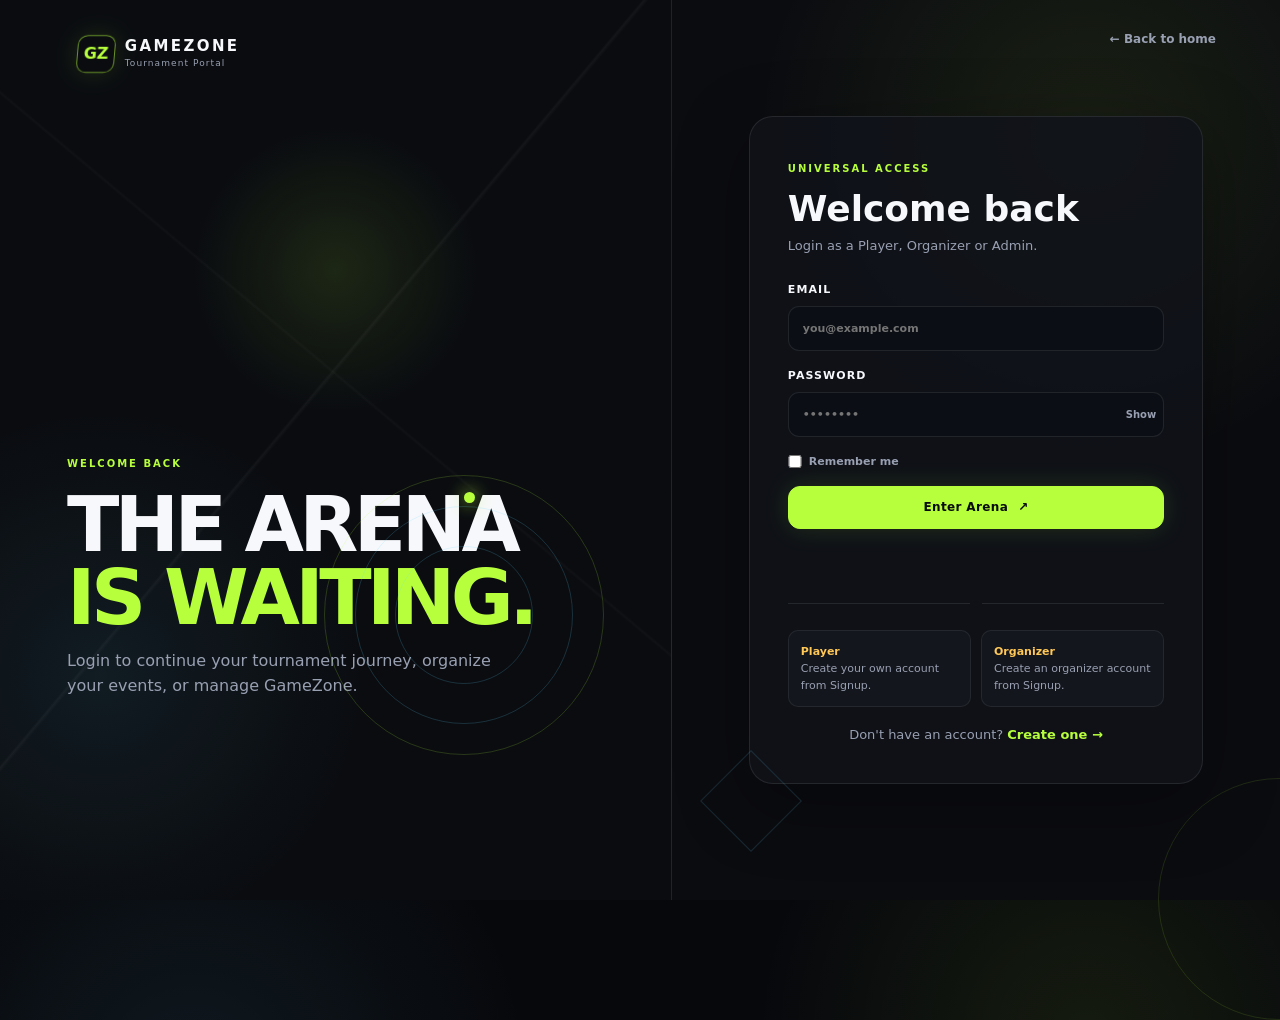
<file: login.html>
<!DOCTYPE html>
<html lang="en">

<head>

    <meta charset="UTF-8">

    <meta
        name="viewport"
        content="width=device-width, initial-scale=1.0"
    >

    <title>Login | GameZone</title>

    <link
        rel="stylesheet"
        href="css/style.css"
    >

    <link
        rel="stylesheet"
        href="css/auth.css"
    >

</head>


<body data-page="login">


<div class="auth-shell">


    <!-- =====================================
         LEFT ART
         ===================================== -->

    <div class="auth-art">

        <a
            class="brand"
            href="index.html"
        >

            <span class="brand-mark">
                GZ
            </span>

            <span>

                <strong>
                    GAMEZONE
                </strong>

                <small>
                    Tournament Portal
                </small>

            </span>

        </a>


        <div class="auth-art-copy">

            <span class="eyebrow">
                WELCOME BACK
            </span>


            <h1>

                THE ARENA

                <br>

                <span>
                    IS WAITING.
                </span>

            </h1>


            <p>
                Login to continue your tournament journey,
                organize your events, or manage GameZone.
            </p>


            <div class="mini-orbit">

                <div class="orbit-dot"></div>

            </div>

        </div>

    </div>



    <!-- =====================================
         LOGIN PANEL
         ===================================== -->

    <div class="auth-panel">


        <a
            class="back-link"
            href="index.html"
        >
            ← Back to home
        </a>


        <div class="form-card">


            <span class="eyebrow">
                UNIVERSAL ACCESS
            </span>


            <h2>
                Welcome back
            </h2>


            <p>
                Login as a Player, Organizer or Admin.
            </p>



            <form id="loginForm">


                <!-- EMAIL -->

                <label>

                    Email

                    <input
                        id="loginEmail"
                        type="email"
                        placeholder="you@example.com"
                        required
                    >

                </label>



                <!-- PASSWORD -->

                <label>

                    Password

                    <div class="password-wrap">

                        <input
                            id="loginPassword"
                            type="password"
                            placeholder="••••••••"
                            required
                        >

                        <button
                            type="button"
                            class="show-pass"
                            data-target="loginPassword"
                        >
                            Show
                        </button>

                    </div>

                </label>



                <!-- REMEMBER -->

                <div class="form-row">

                    <label class="check">

                        <input
                            id="rememberMe"
                            type="checkbox"
                        >

                        Remember me

                    </label>

                    <span></span>

                </div>



                <!-- LOGIN -->

                <button
                    class="btn btn-primary btn-full"
                    type="submit"
                >

                    Enter Arena

                    <span>
                        ↗
                    </span>

                </button>


                <p
                    class="form-message"
                    id="loginMessage"
                ></p>


            </form>



            <!-- =================================
                 DEMO ACCESS
                 ================================= -->

            <div class="divider">

             
            </div>


            <div class="demo-box">


            


            </div>


            <div
                class="demo-box"
                style="margin-top:12px"
            >

                <p>

                    <strong>
                        Player
                    </strong>

                    <br>

                    Create your own account
                    from Signup.

                </p>


                <p>

                    <strong>
                        Organizer
                    </strong>

                    <br>

                    Create an organizer account
                    from Signup.

                </p>

            </div>


            <p class="switch-text">

                Don't have an account?

                <a href="signup.html">
                    Create one →
                </a>

            </p>


        </div>

    </div>

</div>



<script src="js/auth.js"></script>
<script src="js/tournaments.js"></script>

</body>

</html>
</file>
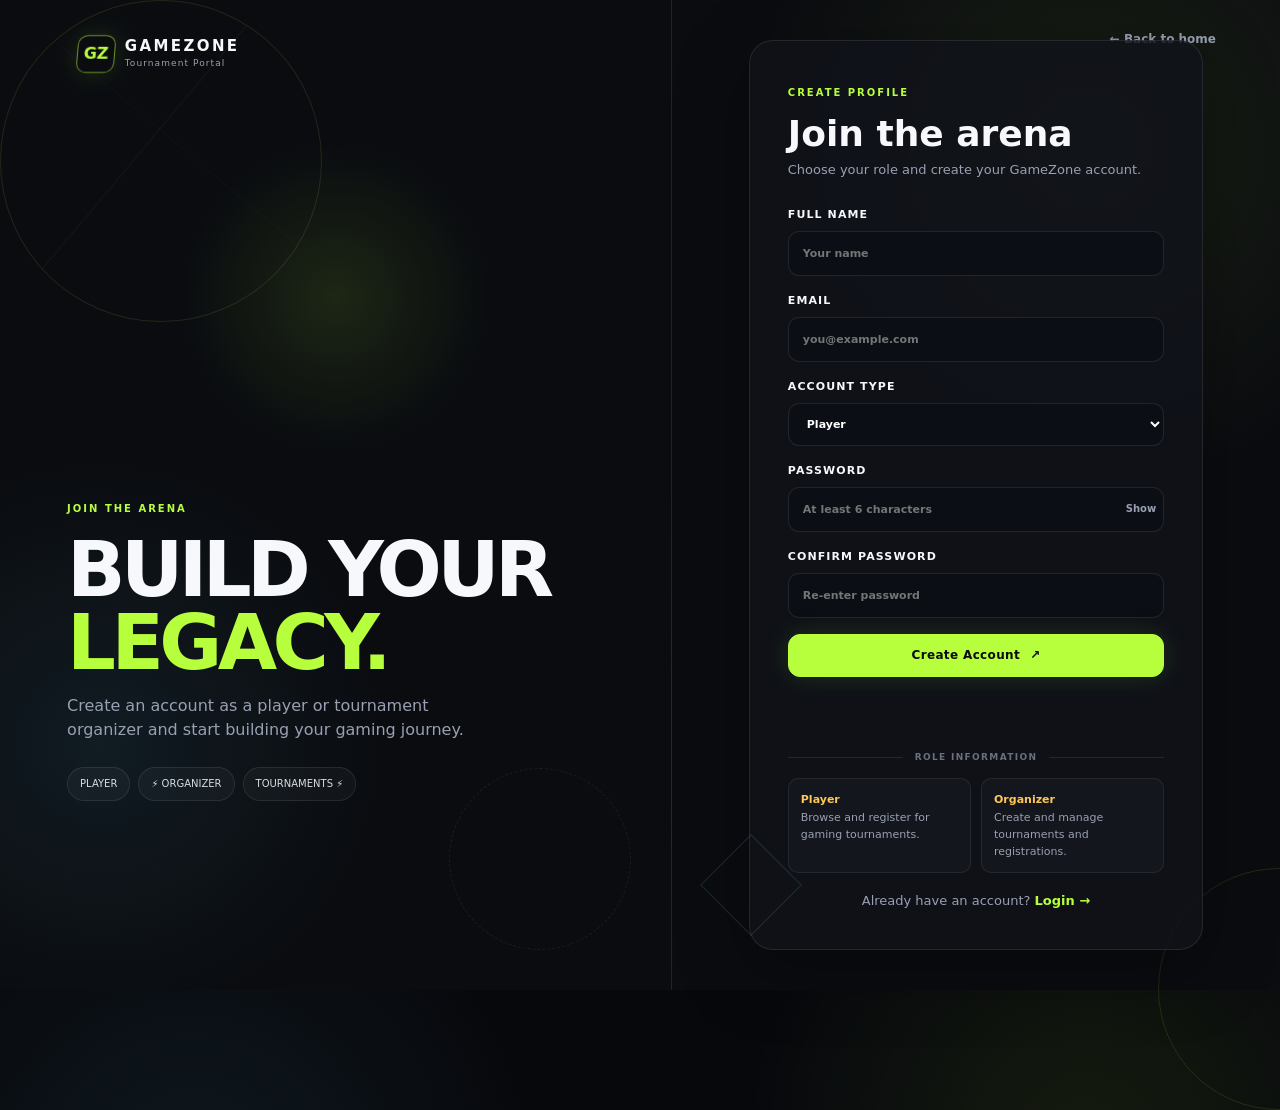
<file: signup.html>
<!DOCTYPE html>
<html lang="en">

<head>

    <meta charset="UTF-8">

    <meta
        name="viewport"
        content="width=device-width, initial-scale=1.0"
    >

    <title>Sign Up | GameZone</title>

    <link
        rel="stylesheet"
        href="css/style.css"
    >

    <link
        rel="stylesheet"
        href="css/auth.css"
    >

</head>


<body data-page="signup">


<div class="auth-shell">


    <!-- =====================================
         LEFT ART
         ===================================== -->

    <div class="auth-art signup-art">


        <a
            class="brand"
            href="index.html"
        >

            <span class="brand-mark">
                GZ
            </span>

            <span>

                <strong>
                    GAMEZONE
                </strong>

                <small>
                    Tournament Portal
                </small>

            </span>

        </a>


        <div class="auth-art-copy">


            <span class="eyebrow">
                JOIN THE ARENA
            </span>


            <h1>

                BUILD YOUR

                <br>

                <span>
                    LEGACY.
                </span>

            </h1>


            <p>
                Create an account as a player or
                tournament organizer and start building
                your gaming journey.
            </p>


            <div class="floating-ranks">

                <span>
                    PLAYER
                </span>

                <span>
                    ⚡ ORGANIZER
                </span>

                <span>
                    TOURNAMENTS ⚡
                </span>

            </div>


        </div>

    </div>



    <!-- =====================================
         SIGNUP PANEL
         ===================================== -->

    <div class="auth-panel">


        <a
            class="back-link"
            href="index.html"
        >
            ← Back to home
        </a>


        <div class="form-card">


            <span class="eyebrow">
                CREATE PROFILE
            </span>


            <h2>
                Join the arena
            </h2>


            <p>
                Choose your role and create your
                GameZone account.
            </p>



            <form id="signupForm">


                <!-- NAME -->

                <label>

                    Full Name

                    <input
                        id="signupName"
                        type="text"
                        placeholder="Your name"
                        minlength="2"
                        required
                    >

                </label>



                <!-- EMAIL -->

                <label>

                    Email

                    <input
                        id="signupEmail"
                        type="email"
                        placeholder="you@example.com"
                        required
                    >

                </label>



                <!-- ROLE -->

                <label>

                    Account Type

                    <select
                        id="signupRole"
                        required
                    >

                        <option
                            value="user"
                        >
                            Player
                        </option>

                        <option
                            value="organizer"
                        >
                            Organizer
                        </option>

                    </select>

                </label>



                <!-- PASSWORD -->

                <label>

                    Password

                    <div class="password-wrap">

                        <input
                            id="signupPassword"
                            type="password"
                            placeholder="At least 6 characters"
                            minlength="6"
                            required
                        >

                        <button
                            type="button"
                            class="show-pass"
                            data-target="signupPassword"
                        >
                            Show
                        </button>

                    </div>

                </label>



                <!-- CONFIRM PASSWORD -->

                <label>

                    Confirm Password

                    <input
                        id="signupConfirm"
                        type="password"
                        placeholder="Re-enter password"
                        required
                    >

                </label>



                <!-- SUBMIT -->

                <button
                    class="btn btn-primary btn-full"
                    type="submit"
                >

                    Create Account

                    <span>
                        ↗
                    </span>

                </button>


                <p
                    class="form-message"
                    id="signupMessage"
                ></p>


            </form>



            <!-- INFO -->

            <div class="divider">

                <span>
                    ROLE INFORMATION
                </span>

            </div>


            <div class="demo-box">


                <p>

                    <strong>
                        Player
                    </strong>

                    <br>

                    Browse and register for
                    gaming tournaments.

                </p>


                <p>

                    <strong>
                        Organizer
                    </strong>

                    <br>

                    Create and manage tournaments
                    and registrations.

                </p>


            </div>


            <p class="switch-text">

                Already have an account?

                <a href="login.html">
                    Login →
                </a>

            </p>


        </div>

    </div>

</div>



<script src="js/auth.js"></script>
<script src="js/tournaments.js"></script>

</body>

</html>
</file>
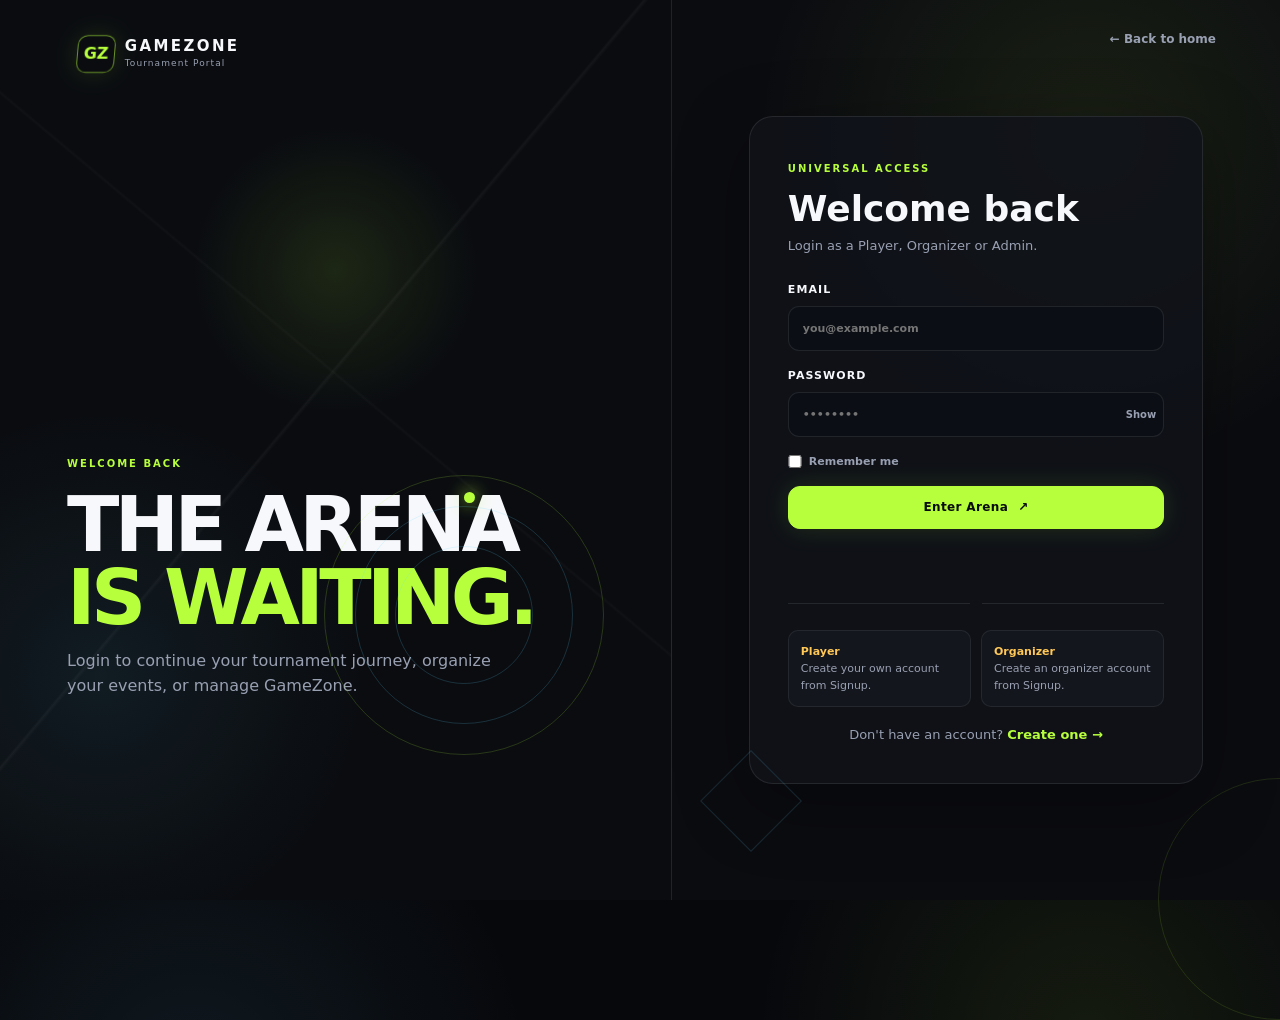
<file: admin/dashboard.html>
<!DOCTYPE html>
<html lang="en"><head><meta charset="UTF-8"><meta name="viewport" content="width=device-width, initial-scale=1.0"><title>Admin Dashboard | GameZone</title><link rel="stylesheet" href="../css/style.css"><link rel="stylesheet" href="../css/admin.css"></head>
<body data-page="admin-dashboard"><header class="dashboard-nav admin-nav"><a class="brand" href="dashboard.html"><span class="brand-mark">GZ</span><span><strong>GAMEZONE</strong><small>Admin Control</small></span></a><nav><a class="active" href="dashboard.html">Dashboard</a><a href="tournaments.html">Tournaments</a><a href="users.html">Users</a></nav><button id="logoutBtn" class="btn btn-ghost">Logout</button></header>
<main class="dashboard-main"><section class="welcome-banner admin-banner"><div><span class="eyebrow">ADMIN CONTROL CENTER</span><h1>System <span>Overview</span></h1><p>Manage tournaments, player accounts and registrations.</p></div><a class="btn btn-primary" href="tournaments.html">Manage Tournaments ↗</a></section>
<section class="stat-grid"><div class="stat-card"><span>PLAYERS</span><strong id="adminUsers">0</strong><small>Registered users</small></div><div class="stat-card"><span>TOURNAMENTS</span><strong id="adminTournaments">0</strong><small>In system</small></div><div class="stat-card"><span>REGISTRATIONS</span><strong id="adminRegistrations">0</strong><small>Total entries</small></div><div class="stat-card"><span>BANNED</span><strong id="adminBanned">0</strong><small>User accounts</small></div></section>
<section class="dashboard-section"><div class="section-heading compact"><div><span class="eyebrow">RECENT ACTIVITY</span><h2>Latest <span>Tournaments</span></h2></div><a href="tournaments.html">Open manager →</a></div><div id="adminTournamentList" class="admin-list"></div></section></main>
<script src="../js/auth.js"></script><script src="../js/tournaments.js"></script><script src="../js/admin.js"></script></body></html>
</file>
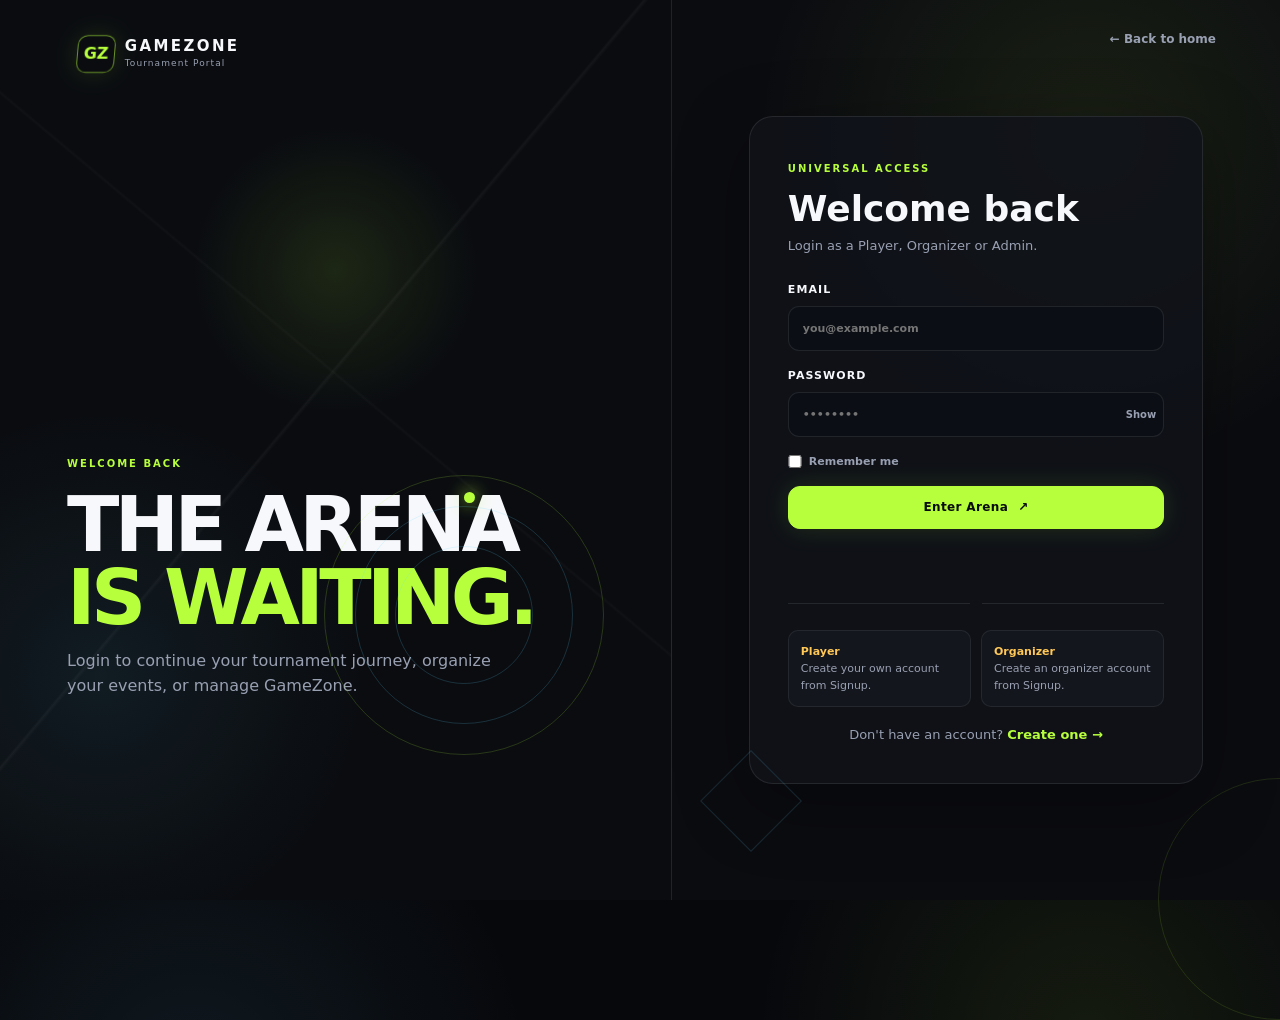
<file: admin/tournaments.html>
<!DOCTYPE html>
<html lang="en"><head><meta charset="UTF-8"><meta name="viewport" content="width=device-width, initial-scale=1.0"><title>Manage Tournaments | GameZone</title><link rel="stylesheet" href="../css/style.css"><link rel="stylesheet" href="../css/admin.css"></head>
<body data-page="admin-tournaments"><header class="dashboard-nav admin-nav"><a class="brand" href="dashboard.html"><span class="brand-mark">GZ</span><span><strong>GAMEZONE</strong><small>Admin Control</small></span></a><nav><a href="dashboard.html">Dashboard</a><a class="active" href="tournaments.html">Tournaments</a><a href="users.html">Users</a></nav><button id="logoutBtn" class="btn btn-ghost">Logout</button></header>
<main class="dashboard-main"><section class="page-title row-title"><div><span class="eyebrow">ADMINISTRATOR</span><h1>Tournament <span>Manager</span></h1><p>Create, update and remove competition entries.</p></div><button class="btn btn-primary" id="openCreateBtn">+ Create Tournament</button></section><section id="adminTournamentTable" class="admin-table-wrap"></section><div class="modal" id="tournamentModal"><div class="modal-card"><button class="modal-close" id="closeModal">×</button><span class="eyebrow">TOURNAMENT FORM</span><h2 id="modalTitle">Create Tournament</h2><form id="tournamentForm" class="admin-form"><input type="hidden" id="editId"><label>Tournament Name<input id="tName" required placeholder="e.g. Valorant Night Cup"></label><div class="form-grid"><label>Game<select id="tGame" required><option>Call of Duty</option><option>Free Fire</option><option>Valorant</option><option>Fortnite</option></select></label><label>Type<select id="tType"><option>Free</option><option>Paid</option></select></label><label>Date<input id="tDate" type="date" required></label><label>Time<input id="tTime" type="time" required></label><label>Prize Pool<input id="tPrize" required placeholder="₹10,000"></label><label>Slots<input id="tSlots" type="number" min="2" required placeholder="100"></label></div><label>Description<textarea id="tDescription" rows="4" placeholder="Tell players what to expect..."></textarea></label><button class="btn btn-primary btn-full" type="submit">Save Tournament</button><p class="form-message" id="adminTournamentMessage"></p></form></div></div></main>
<script src="../js/auth.js"></script><script src="../js/tournaments.js"></script><script src="../js/admin.js"></script></body></html>
</file>
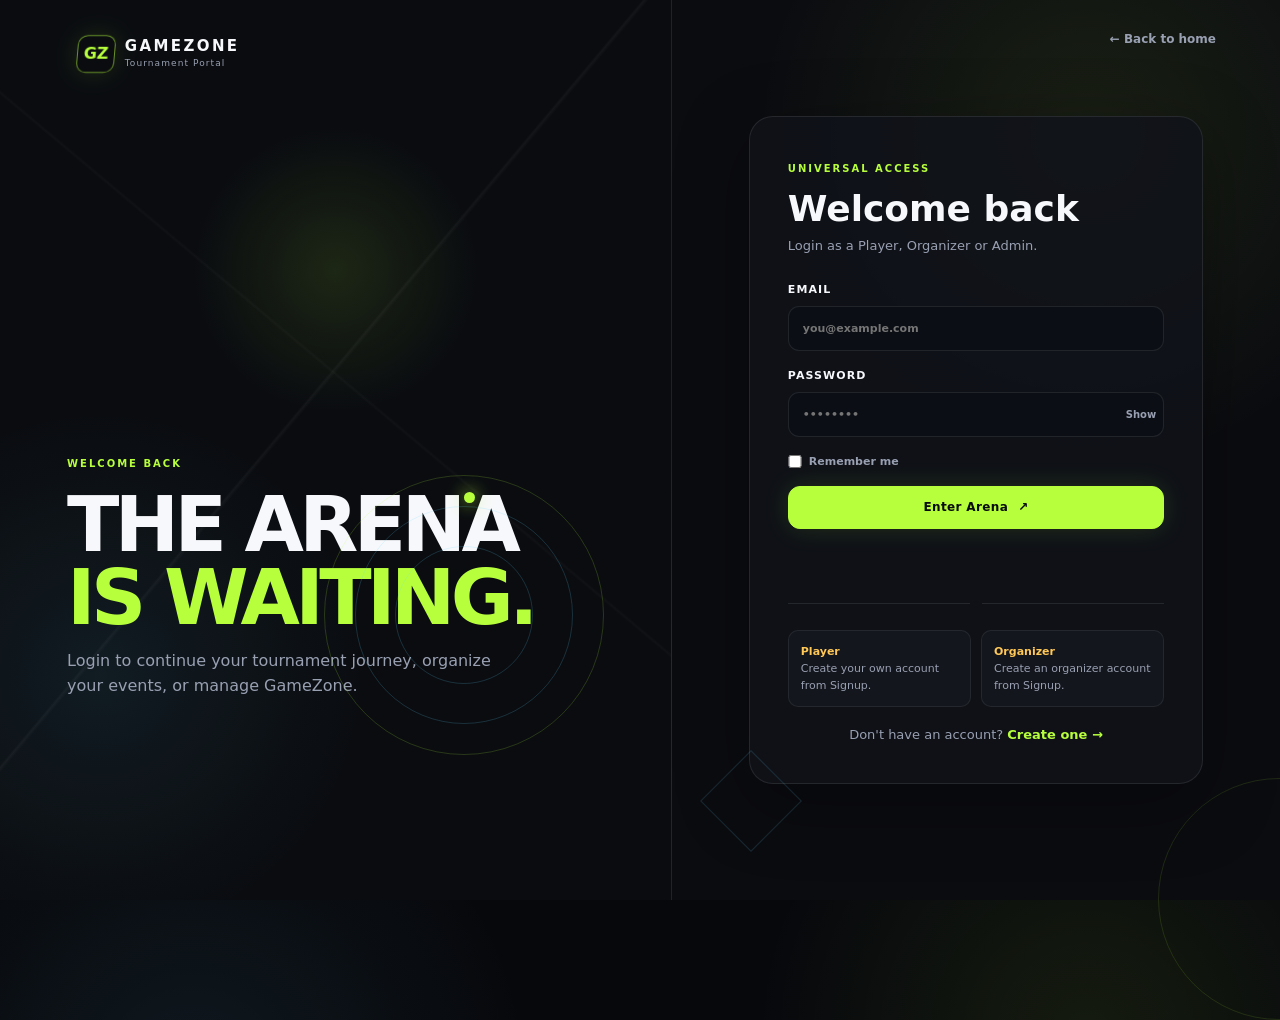
<file: admin/users.html>
<!DOCTYPE html>
<html lang="en"><head><meta charset="UTF-8"><meta name="viewport" content="width=device-width, initial-scale=1.0"><title>Manage Users | GameZone</title><link rel="stylesheet" href="../css/style.css"><link rel="stylesheet" href="../css/admin.css"></head>
<body data-page="admin-users"><header class="dashboard-nav admin-nav"><a class="brand" href="dashboard.html"><span class="brand-mark">GZ</span><span><strong>GAMEZONE</strong><small>Admin Control</small></span></a><nav><a href="dashboard.html">Dashboard</a><a href="tournaments.html">Tournaments</a><a class="active" href="users.html">Users</a></nav><button id="logoutBtn" class="btn btn-ghost">Logout</button></header>
<main class="dashboard-main"><section class="page-title"><span class="eyebrow">ADMINISTRATOR</span><h1>User <span>Management</span></h1><p>Review account status and control access.</p></section><section id="usersTable" class="admin-table-wrap"></section></main>
<script src="../js/auth.js"></script><script src="../js/tournaments.js"></script><script src="../js/admin.js"></script></body></html>
</file>
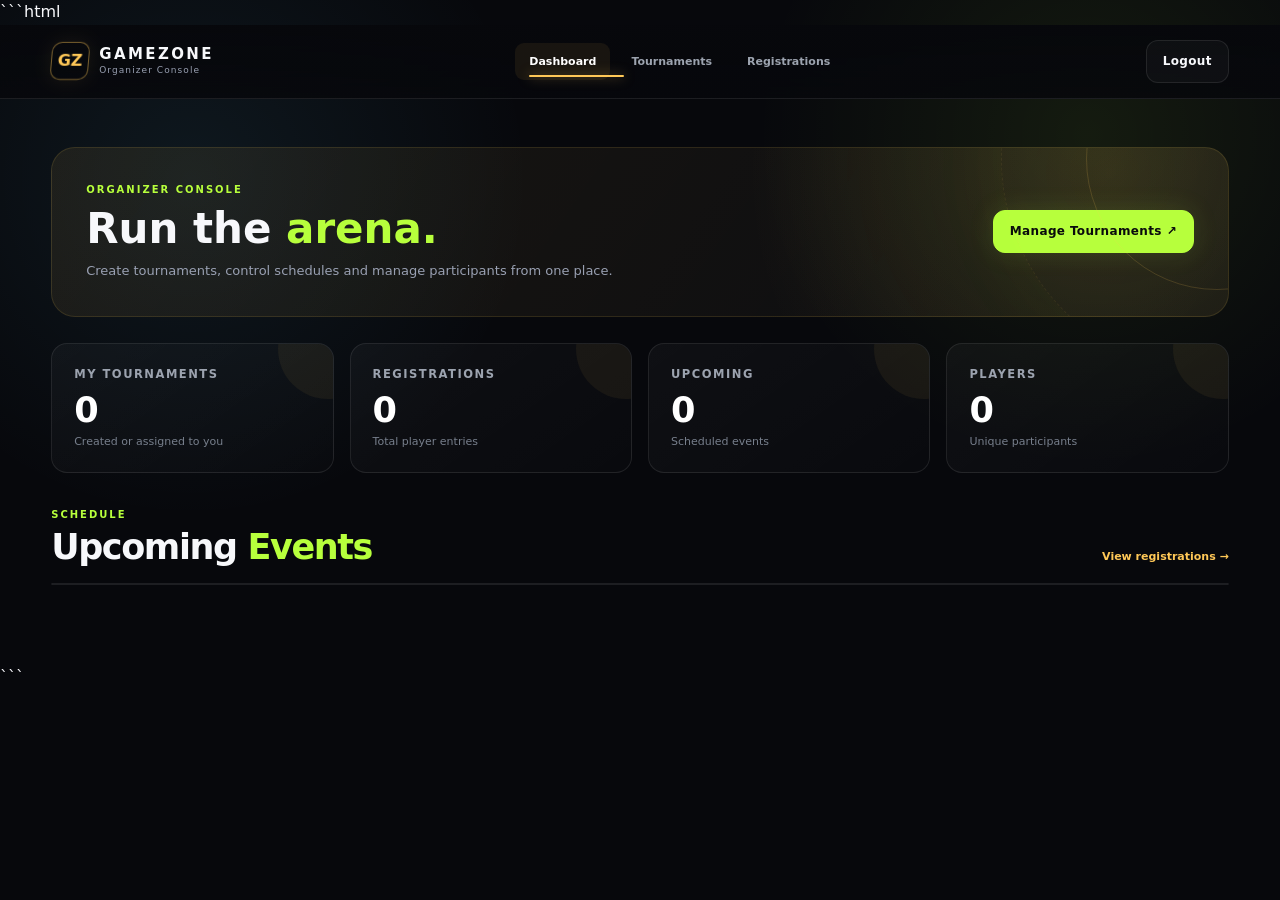
<file: organizer/dashboard.html>
```html
<!DOCTYPE html>
<html lang="en">
<head>
    <meta charset="UTF-8">
    <meta name="viewport" content="width=device-width, initial-scale=1.0">

    <title>Organizer Dashboard | GameZone</title>

    <link rel="stylesheet" href="../css/style.css">
    <link rel="stylesheet" href="../css/admin.css">
    <link rel="stylesheet" href="../css/organizer.css">
</head>

<body data-page="organizer-dashboard">

<header class="dashboard-nav organizer-nav">

    <a class="brand" href="dashboard.html">
        <span class="brand-mark">GZ</span>

        <span>
            <strong>GAMEZONE</strong>
            <small>Organizer Console</small>
        </span>
    </a>

    <nav>
        <a class="active" href="dashboard.html">Dashboard</a>
        <a href="tournaments.html">Tournaments</a>
        <a href="registrations.html">Registrations</a>
    </nav>

    <button id="logoutBtn" class="btn btn-ghost">
        Logout
    </button>

</header>

<main class="dashboard-main">

    <section class="welcome-banner organizer-banner">

        <div>
            <span class="eyebrow">ORGANIZER CONSOLE</span>

            <h1>
                Run the <span>arena.</span>
            </h1>

            <p>
                Create tournaments, control schedules and manage
                participants from one place.
            </p>
        </div>

        <a class="btn btn-primary" href="tournaments.html">
            Manage Tournaments ↗
        </a>

    </section>


    <section class="stat-grid">

        <div class="stat-card">
            <span>MY TOURNAMENTS</span>
            <strong id="orgTournaments">0</strong>
            <small>Created or assigned to you</small>
        </div>

        <div class="stat-card">
            <span>REGISTRATIONS</span>
            <strong id="orgRegistrations">0</strong>
            <small>Total player entries</small>
        </div>

        <div class="stat-card">
            <span>UPCOMING</span>
            <strong id="orgUpcoming">0</strong>
            <small>Scheduled events</small>
        </div>

        <div class="stat-card">
            <span>PLAYERS</span>
            <strong id="orgPlayers">0</strong>
            <small>Unique participants</small>
        </div>

    </section>


    <section class="dashboard-section">

        <div class="section-heading compact">

            <div>
                <span class="eyebrow">SCHEDULE</span>

                <h2>
                    Upcoming <span>Events</span>
                </h2>
            </div>

            <a href="registrations.html">
                View registrations →
            </a>

        </div>


        <div id="organizerTournamentList" class="admin-list"></div>

    </section>

</main>


<script src="../js/auth.js"></script>
<script src="../js/tournaments.js"></script>
<script src="../js/organizer.js"></script>

</body>
</html>
```
</file>
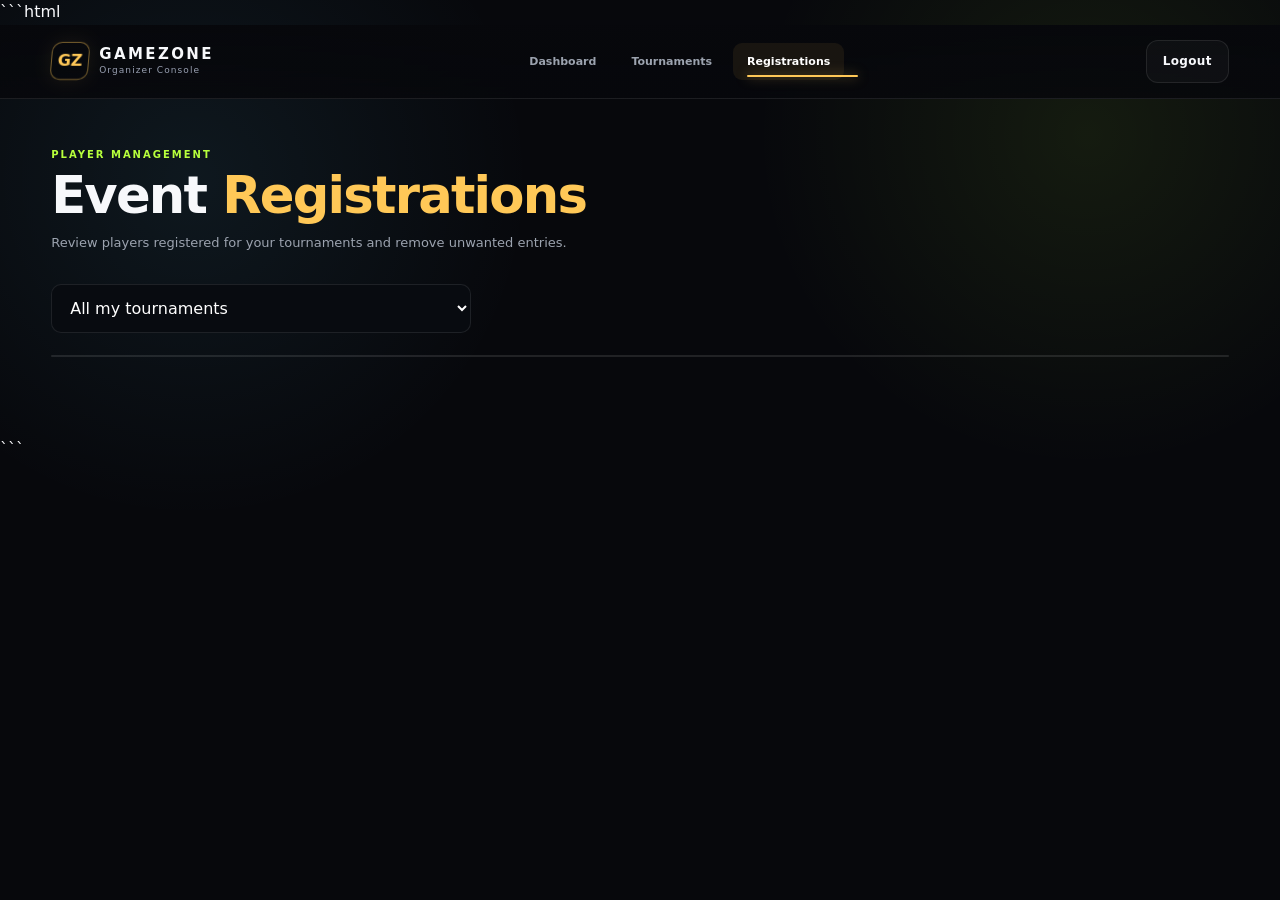
<file: organizer/registrations.html>
```html
<!DOCTYPE html>
<html lang="en">

<head>

    <meta charset="UTF-8">
    <meta name="viewport" content="width=device-width, initial-scale=1.0">

    <title>Registrations | GameZone</title>

    <link rel="stylesheet" href="../css/style.css">
    <link rel="stylesheet" href="../css/admin.css">
    <link rel="stylesheet" href="../css/organizer.css">

</head>


<body data-page="organizer-registrations">

<header class="dashboard-nav organizer-nav">

    <a class="brand" href="dashboard.html">

        <span class="brand-mark">GZ</span>

        <span>
            <strong>GAMEZONE</strong>
            <small>Organizer Console</small>
        </span>

    </a>


    <nav>

        <a href="dashboard.html">
            Dashboard
        </a>

        <a href="tournaments.html">
            Tournaments
        </a>

        <a class="active" href="registrations.html">
            Registrations
        </a>

    </nav>


    <button id="logoutBtn" class="btn btn-ghost">
        Logout
    </button>

</header>


<main class="dashboard-main">

    <section class="page-title">

        <span class="eyebrow">
            PLAYER MANAGEMENT
        </span>

        <h1>
            Event <span>Registrations</span>
        </h1>

        <p>
            Review players registered for your tournaments
            and remove unwanted entries.
        </p>

    </section>


    <div class="registration-filter">

        <select id="registrationTournament">

            <option value="all">
                All my tournaments
            </option>

        </select>

    </div>


    <section class="admin-table-wrap">

        <div id="registrationTable"></div>

    </section>

</main>


<script src="../js/auth.js"></script>
<script src="../js/tournaments.js"></script>
<script src="../js/organizer.js"></script>

</body>
</html>
```
</file>
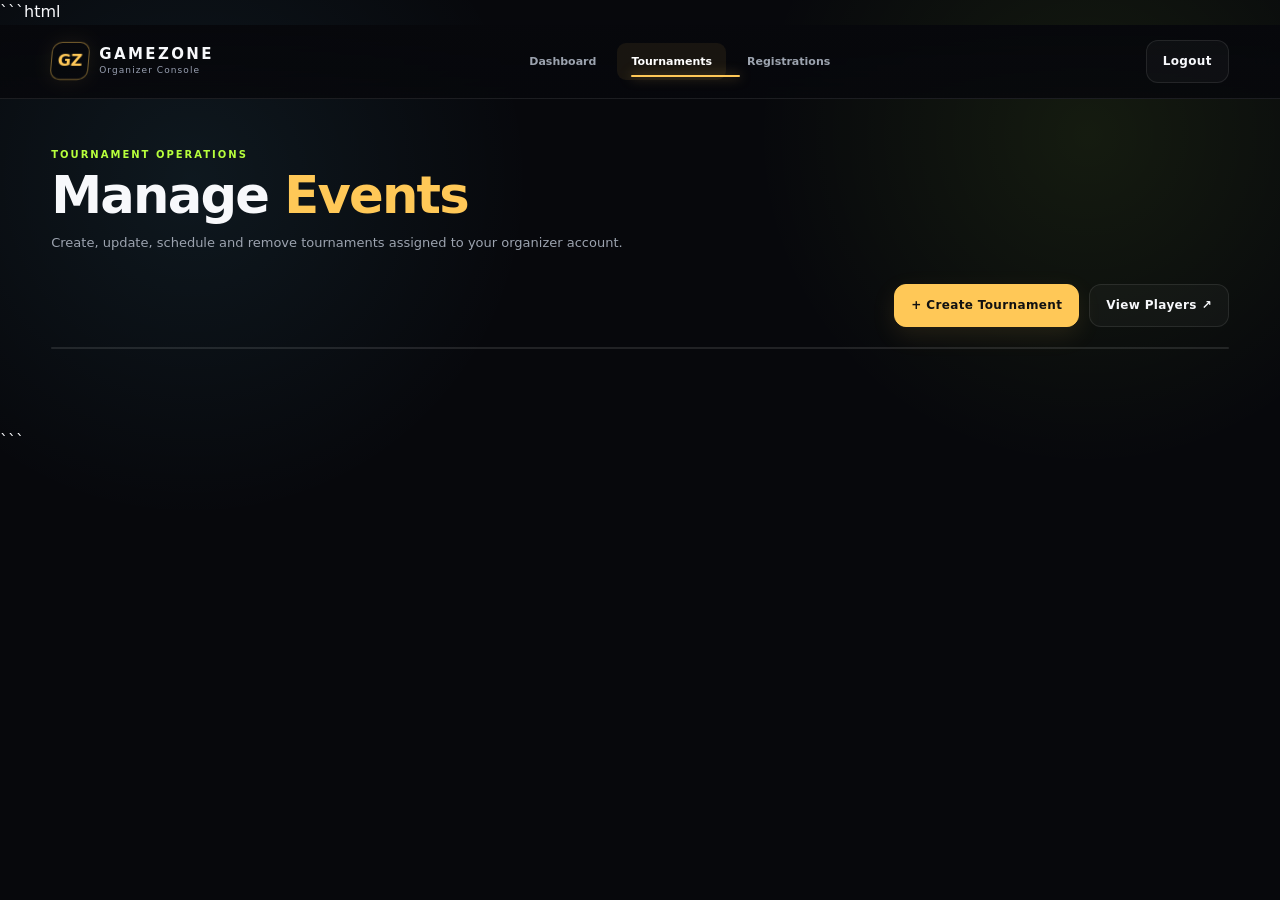
<file: organizer/tournaments.html>
```html
<!DOCTYPE html>
<html lang="en">

<head>

    <meta charset="UTF-8">
    <meta name="viewport" content="width=device-width, initial-scale=1.0">

    <title>Manage Tournaments | GameZone</title>

    <link rel="stylesheet" href="../css/style.css">
    <link rel="stylesheet" href="../css/admin.css">
    <link rel="stylesheet" href="../css/organizer.css">

</head>

<body data-page="organizer-tournaments">

<header class="dashboard-nav organizer-nav">

    <a class="brand" href="dashboard.html">

        <span class="brand-mark">GZ</span>

        <span>
            <strong>GAMEZONE</strong>
            <small>Organizer Console</small>
        </span>

    </a>

    <nav>

        <a href="dashboard.html">
            Dashboard
        </a>

        <a class="active" href="tournaments.html">
            Tournaments
        </a>

        <a href="registrations.html">
            Registrations
        </a>

    </nav>

    <button id="logoutBtn" class="btn btn-ghost">
        Logout
    </button>

</header>


<main class="dashboard-main">

    <section class="page-title">

        <span class="eyebrow">
            TOURNAMENT OPERATIONS
        </span>

        <h1>
            Manage <span>Events</span>
        </h1>

        <p>
            Create, update, schedule and remove tournaments
            assigned to your organizer account.
        </p>

    </section>


    <div class="toolbar">

        <button id="openCreateBtn" class="btn btn-primary">
            + Create Tournament
        </button>

        <a class="btn btn-ghost" href="registrations.html">
            View Players ↗
        </a>

    </div>


    <section class="admin-table-wrap">

        <div id="organizerTournamentTable"></div>

    </section>

</main>


<!-- CREATE / EDIT MODAL -->

<div id="tournamentModal" class="modal">

    <div class="modal-card">

        <button id="closeModal" class="modal-close">
            ×
        </button>

        <span class="eyebrow">
            ORGANIZER FORM
        </span>

        <h2 id="modalTitle">
            Create Tournament
        </h2>


        <form id="tournamentForm" class="admin-form">

            <input
                id="editId"
                type="hidden"
            >


            <div class="form-grid">

                <label>
                    Tournament Name

                    <input
                        id="tName"
                        required
                        placeholder="Campus Clash"
                    >

                </label>


                <label>
                    Game

                    <select id="tGame">

                        <option>Call of Duty</option>
                        <option>Free Fire</option>
                        <option>Valorant</option>
                        <option>Fortnite</option>

                    </select>

                </label>


                <label>
                    Type

                    <select id="tType">

                        <option>Free</option>
                        <option>Paid</option>

                    </select>

                </label>


                <label>
                    Date

                    <input
                        id="tDate"
                        type="date"
                        required
                    >

                </label>


                <label>
                    Time

                    <input
                        id="tTime"
                        type="time"
                        value="19:00"
                        required
                    >

                </label>


                <label>
                    Prize Pool

                    <input
                        id="tPrize"
                        required
                        placeholder="₹10,000"
                    >

                </label>


                <label>
                    Slots

                    <input
                        id="tSlots"
                        type="number"
                        min="2"
                        value="100"
                        required
                    >

                </label>


                <label>
                    Status

                    <select id="tStatus">

                        <option>Upcoming</option>
                        <option>Live</option>
                        <option>Completed</option>

                    </select>

                </label>

            </div>


            <label>

                Description

                <textarea
                    id="tDescription"
                    rows="4"
                    placeholder="Tell players what to expect..."
                ></textarea>

            </label>


            <div class="admin-actions">

                <button
                    class="btn btn-primary"
                    type="submit"
                >
                    Save Tournament
                </button>

                <button
                    class="btn btn-ghost"
                    type="button"
                    id="cancelModal"
                >
                    Cancel
                </button>

            </div>

        </form>

    </div>

</div>


<script src="../js/auth.js"></script>
<script src="../js/tournaments.js"></script>
<script src="../js/organizer.js"></script>

</body>
</html>
```
</file>
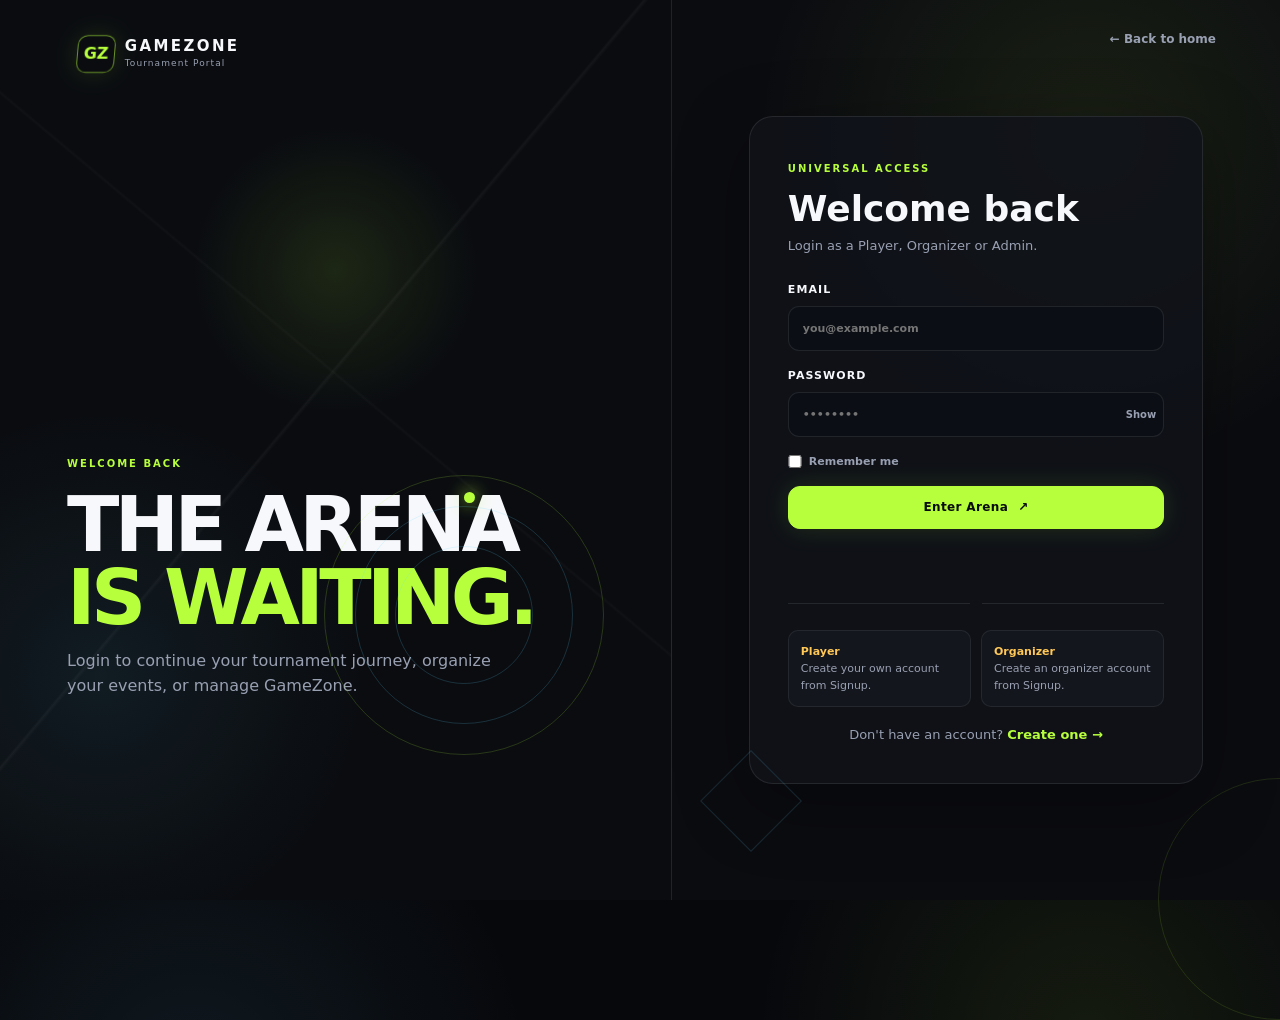
<file: user/dashboard.html>
<!DOCTYPE html>
<html lang="en"><head><meta charset="UTF-8"><meta name="viewport" content="width=device-width, initial-scale=1.0"><title>User Dashboard | GameZone</title><link rel="stylesheet" href="../css/style.css"><link rel="stylesheet" href="../css/user.css"></head>
<body data-page="user-dashboard"><header class="dashboard-nav"><a class="brand" href="dashboard.html"><span class="brand-mark">GZ</span><span><strong>GAMEZONE</strong><small>Player Dashboard</small></span></a><nav><a class="active" href="dashboard.html">Dashboard</a><a href="tournaments.html">Tournaments</a><a href="my-tournaments.html">My Tournaments</a><a href="profile.html">Profile</a></nav><button id="logoutBtn" class="btn btn-ghost">Logout</button></header>
<main class="dashboard-main"><section class="welcome-banner"><div><span class="eyebrow">PLAYER CONTROL CENTER</span><h1>Welcome, <span id="welcomeName">Player</span> 👋</h1><p>Ready for your next match? Explore current tournaments and keep your entries organized.</p></div><a class="btn btn-primary" href="tournaments.html">Browse Tournaments ↗</a></section>
<section class="stat-grid"><div class="stat-card"><span>AVAILABLE</span><strong id="statAvailable">0</strong><small>Tournaments</small></div><div class="stat-card"><span>REGISTERED</span><strong id="statRegistered">0</strong><small>Your entries</small></div><div class="stat-card"><span>UPCOMING</span><strong id="statUpcoming">0</strong><small>Matches to play</small></div><div class="stat-card"><span>PROFILE</span><strong id="statProfile">100%</strong><small>Complete</small></div></section>
<section class="dashboard-section"><div class="section-heading compact"><div><span class="eyebrow">NEXT UP</span><h2>Upcoming <span>Tournaments</span></h2></div><a href="tournaments.html">View all →</a></div><div id="upcomingList" class="tournament-grid"></div></section></main>
<script src="../js/auth.js"></script><script src="../js/tournaments.js"></script><script src="../js/user.js"></script></body></html>
</file>
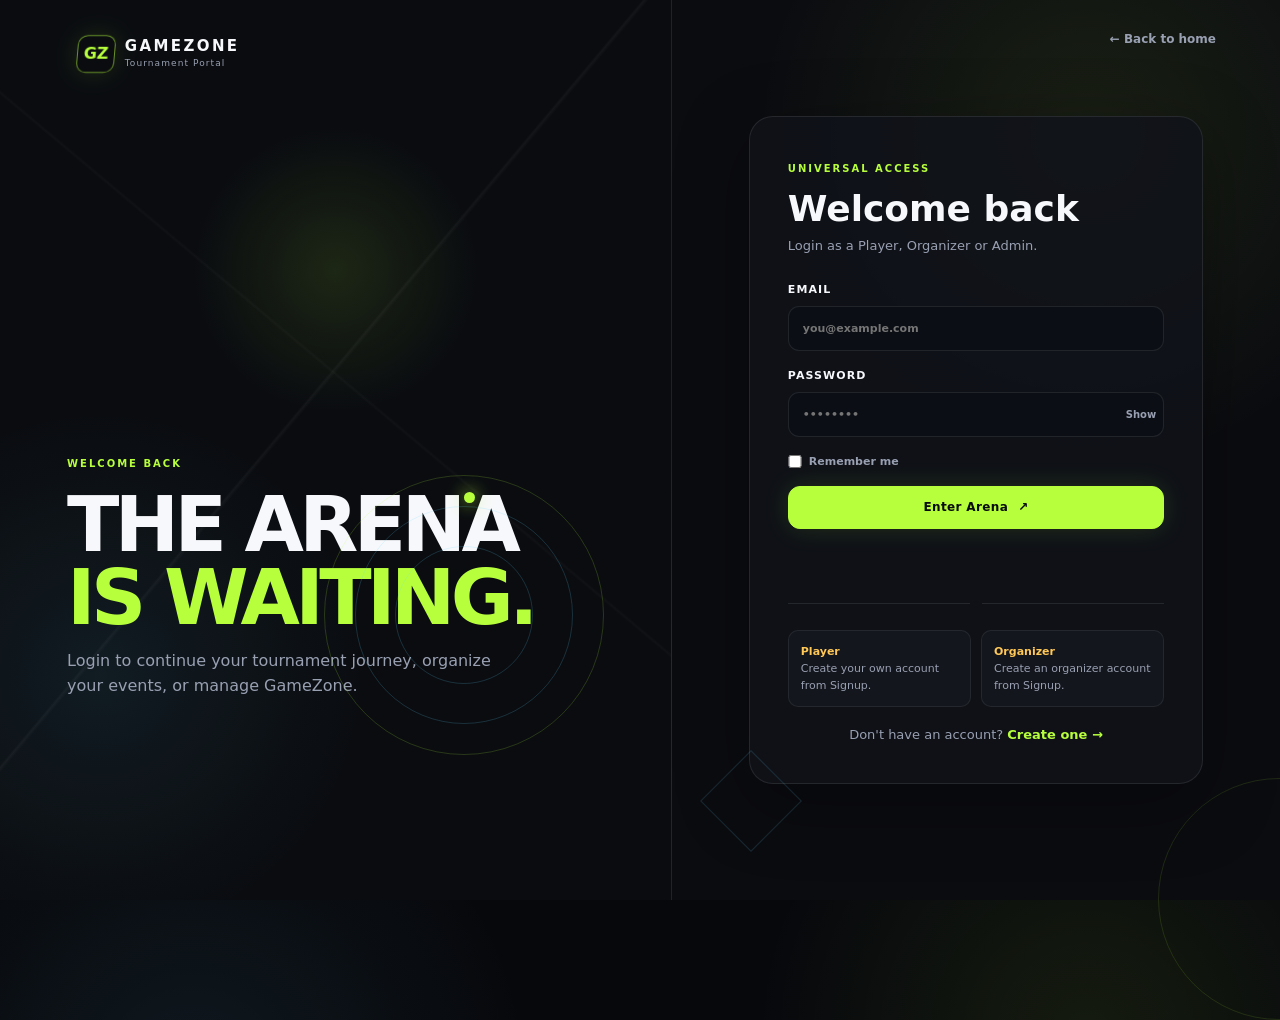
<file: user/my-tournaments.html>
<!DOCTYPE html>
<html lang="en"><head><meta charset="UTF-8"><meta name="viewport" content="width=device-width, initial-scale=1.0"><title>My Tournaments | GameZone</title><link rel="stylesheet" href="../css/style.css"><link rel="stylesheet" href="../css/user.css"></head>
<body data-page="my-tournaments"><header class="dashboard-nav"><a class="brand" href="dashboard.html"><span class="brand-mark">GZ</span><span><strong>GAMEZONE</strong><small>Player Dashboard</small></span></a><nav><a href="dashboard.html">Dashboard</a><a href="tournaments.html">Tournaments</a><a class="active" href="my-tournaments.html">My Tournaments</a><a href="profile.html">Profile</a></nav><button id="logoutBtn" class="btn btn-ghost">Logout</button></header>
<main class="dashboard-main"><section class="page-title"><span class="eyebrow">YOUR ENTRIES</span><h1>My <span>Tournaments</span></h1><p>Everything you have registered for, in one place.</p></section><section id="myTournamentGrid" class="tournament-grid"></section></main>
<script src="../js/auth.js"></script><script src="../js/tournaments.js"></script><script src="../js/user.js"></script></body></html>
</file>
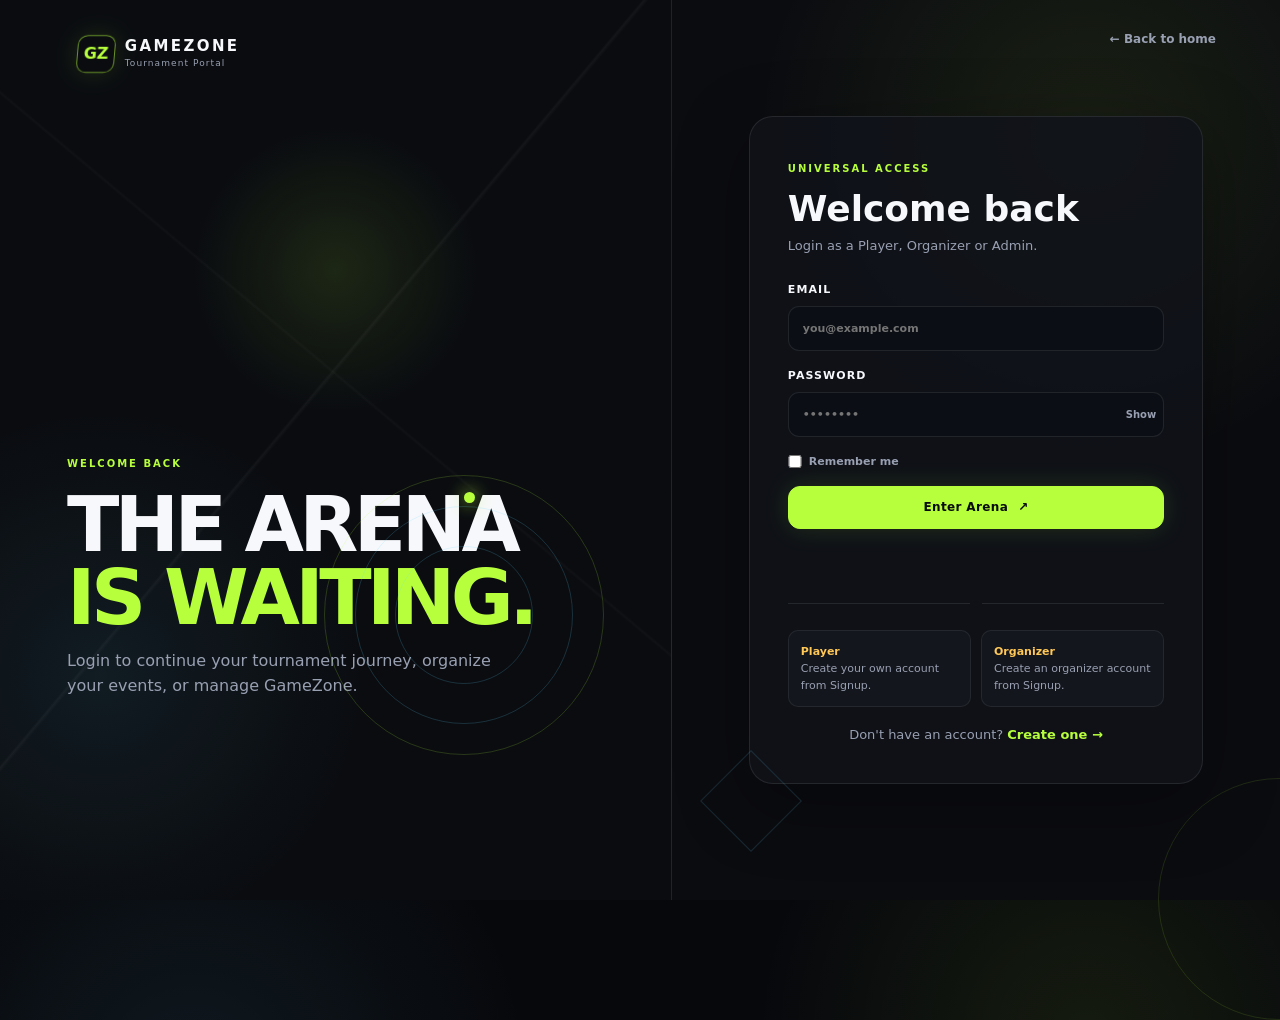
<file: user/profile.html>
<!DOCTYPE html>
<html lang="en"><head><meta charset="UTF-8"><meta name="viewport" content="width=device-width, initial-scale=1.0"><title>Profile | GameZone</title><link rel="stylesheet" href="../css/style.css"><link rel="stylesheet" href="../css/user.css"></head>
<body data-page="profile"><header class="dashboard-nav"><a class="brand" href="dashboard.html"><span class="brand-mark">GZ</span><span><strong>GAMEZONE</strong><small>Player Dashboard</small></span></a><nav><a href="dashboard.html">Dashboard</a><a href="tournaments.html">Tournaments</a><a href="my-tournaments.html">My Tournaments</a><a class="active" href="profile.html">Profile</a></nav><button id="logoutBtn" class="btn btn-ghost">Logout</button></header>
<main class="dashboard-main"><section class="page-title"><span class="eyebrow">PLAYER PROFILE</span><h1>Your <span>Profile</span></h1><p>View your saved GameZone account details.</p></section><section class="profile-card"><div class="avatar" id="profileAvatar">GZ</div><div><span class="eyebrow">ACCOUNT</span><h2 id="profileName">Player</h2><p id="profileEmail">player@example.com</p><span class="status-pill" id="profileStatus">ACTIVE</span></div><div class="profile-meta"><div><small>ROLE</small><strong id="profileRole">USER</strong></div><div><small>JOINED</small><strong id="profileJoined">—</strong></div><div><small>ENTRIES</small><strong id="profileEntries">0</strong></div></div></section></main>
<script src="../js/auth.js"></script><script src="../js/tournaments.js"></script><script src="../js/user.js"></script></body></html>
</file>
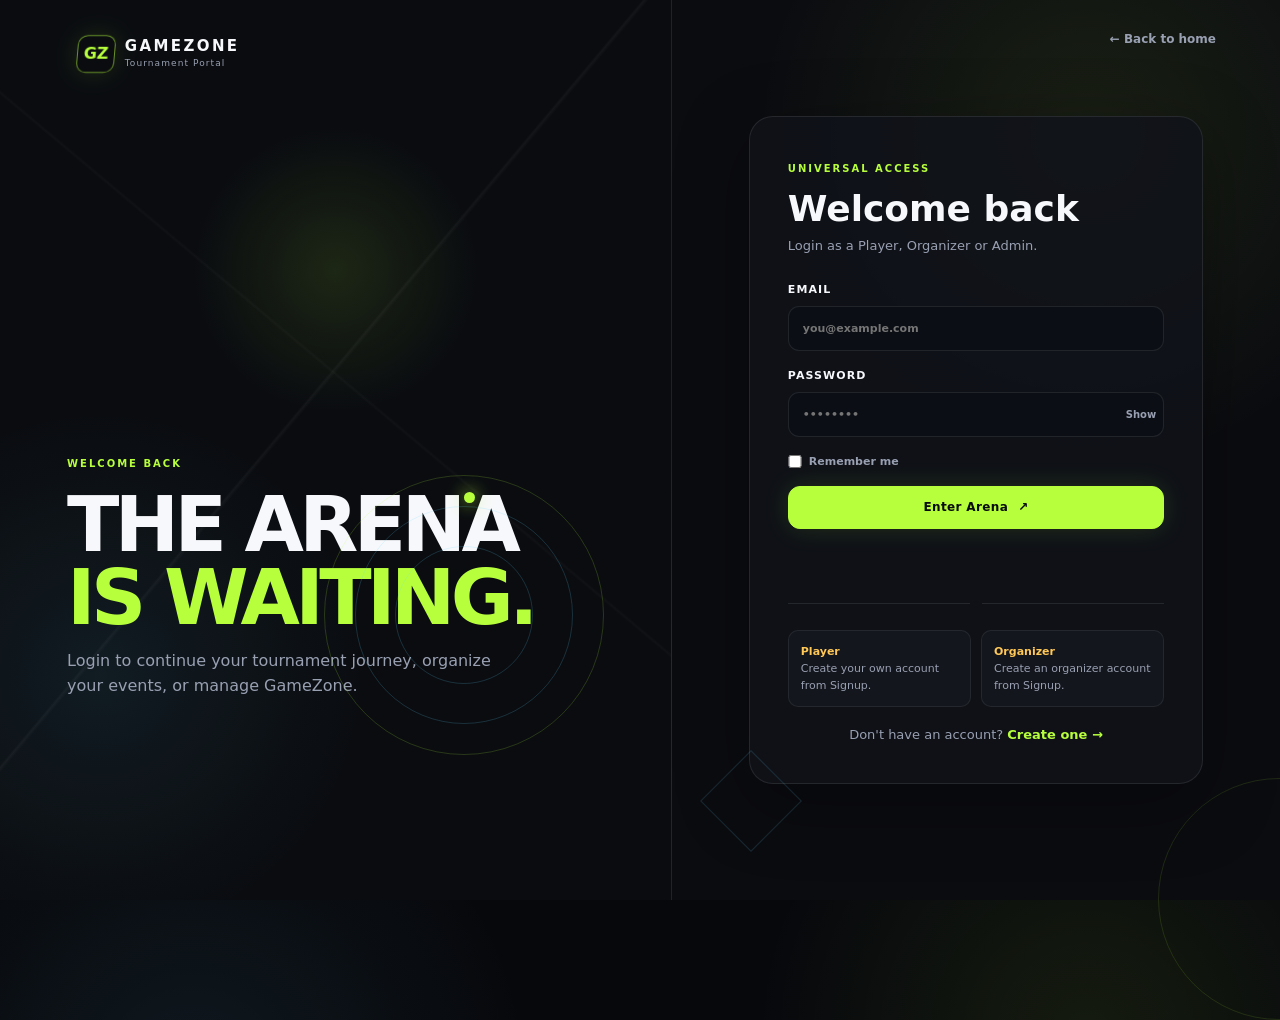
<file: user/tournaments.html>
<!DOCTYPE html>
<html lang="en"><head><meta charset="UTF-8"><meta name="viewport" content="width=device-width, initial-scale=1.0"><title>Tournaments | GameZone</title><link rel="stylesheet" href="../css/style.css"><link rel="stylesheet" href="../css/user.css"></head>
<body data-page="user-tournaments"><header class="dashboard-nav"><a class="brand" href="dashboard.html"><span class="brand-mark">GZ</span><span><strong>GAMEZONE</strong><small>Player Dashboard</small></span></a><nav><a href="dashboard.html">Dashboard</a><a class="active" href="tournaments.html">Tournaments</a><a href="my-tournaments.html">My Tournaments</a><a href="profile.html">Profile</a></nav><button id="logoutBtn" class="btn btn-ghost">Logout</button></header>
<main class="dashboard-main"><section class="page-title"><span class="eyebrow">COMPETE & CLIMB</span><h1>Available <span>Tournaments</span></h1><p>Choose your game and secure your slot.</p></section><section class="filter-bar"><input id="searchTournament" type="search" placeholder="Search tournaments…"><select id="gameFilter"><option value="all">All Games</option><option>Call of Duty</option><option>Free Fire</option><option>Valorant</option><option>Fortnite</option></select><select id="typeFilter"><option value="all">All Types</option><option value="Free</option><option value="Paid</option></select></section><section id="tournamentGrid" class="tournament-grid"></section></main>
<script src="../js/auth.js"></script><script src="../js/tournaments.js"></script><script src="../js/user.js"></script></body></html>
</file>
<file: css/style.css>
:root{--bg:#07080c;--panel:#10131a;--panel2:#151924;--line:rgba(255,255,255,.09);--text:#f7f8fb;--muted:#99a0b2;--accent:#b7ff3c;--accent2:#65d6ff;--danger:#ff5b76;--warning:#ffca5c;--shadow:0 20px 70px rgba(0,0,0,.35);--radius:22px}*{box-sizing:border-box;margin:0;padding:0}html{scroll-behavior:smooth}body{font-family:Inter,ui-sans-serif,system-ui,-apple-system,BlinkMacSystemFont,"Segoe UI",sans-serif;background:radial-gradient(circle at 15% 20%,rgba(101,214,255,.08),transparent 26%),radial-gradient(circle at 85% 15%,rgba(183,255,60,.08),transparent 25%),var(--bg);color:var(--text);line-height:1.55;min-height:100vh;overflow-x:hidden}a{color:inherit;text-decoration:none}button,input,select,textarea{font:inherit}.page-noise{position:fixed;inset:0;pointer-events:none;opacity:.035;background-image:radial-gradient(#fff .6px,transparent .6px);background-size:6px 6px;z-index:0}.glass-panel{background:rgba(12,14,20,.74);backdrop-filter:blur(18px);border-bottom:1px solid var(--line)}.navbar{position:sticky;top:0;z-index:50;min-height:76px;padding:0 5vw;display:flex;align-items:center;justify-content:space-between}.brand{display:flex;align-items:center;gap:10px;position:relative;z-index:2}.brand>span:last-child{display:flex;flex-direction:column;line-height:1.05}.brand strong{font-size:15px;letter-spacing:.16em}.brand small{font-size:9px;color:var(--muted);letter-spacing:.12em;margin-top:4px}.brand-mark{width:38px;height:38px;border:1px solid rgba(183,255,60,.55);display:grid;place-items:center;border-radius:10px;color:var(--accent);font-weight:900;box-shadow:0 0 26px rgba(183,255,60,.12);transform:skew(-5deg)}.nav-links{display:flex;gap:30px}.nav-links a,.dashboard-nav nav a{color:var(--muted);font-size:13px;font-weight:700;transition:.25s}.nav-links a:hover,.nav-links a.active,.dashboard-nav nav a:hover,.dashboard-nav nav a.active{color:var(--text)}.nav-links a.active{position:relative}.nav-links a.active:after,.dashboard-nav nav a.active:after{content:"";position:absolute;bottom:-8px;left:0;width:100%;height:2px;background:var(--accent);box-shadow:0 0 14px rgba(183,255,60,.5)}.nav-actions{display:flex;gap:10px}.btn{border:1px solid var(--line);border-radius:12px;padding:11px 16px;display:inline-flex;align-items:center;justify-content:center;gap:10px;font-weight:800;font-size:12px;letter-spacing:.03em;cursor:pointer;transition:transform .2s,box-shadow .2s,border-color .2s,background .2s}.btn:hover{transform:translateY(-2px)}.btn-primary{background:var(--accent);color:#090b0c;border-color:var(--accent);box-shadow:0 0 26px rgba(183,255,60,.13)}.btn-primary:hover{box-shadow:0 12px 35px rgba(183,255,60,.2)}.btn-ghost{background:rgba(255,255,255,.03);color:var(--text)}.btn-ghost:hover{border-color:rgba(255,255,255,.22);background:rgba(255,255,255,.06)}.btn-lg{padding:15px 22px}.btn-full{width:100%}.menu-toggle{display:none;background:none;color:#fff;border:0;font-size:24px}.hero-section{max-width:1400px;margin:auto;padding:85px 5vw 70px;display:grid;grid-template-columns:1.05fr .95fr;gap:50px;align-items:center;min-height:690px}.eyebrow{font-size:10px;font-weight:900;letter-spacing:.2em;color:var(--accent);text-transform:uppercase}.hero-copy h1{font-size:clamp(45px,6.2vw,86px);line-height:.98;letter-spacing:-.055em;margin:16px 0 20px;font-weight:950}.hero-copy h1 span,.section-heading h2 span,.page-title h1 span,.welcome-banner h1 span,.detail-hero h1 span{color:var(--accent)}.hero-copy>p{max-width:600px;color:var(--muted);font-size:17px}.hero-actions{display:flex;gap:12px;margin:30px 0}.hero-stats{display:flex;gap:34px}.hero-stats div{display:flex;flex-direction:column}.hero-stats strong{font-size:24px}.hero-stats span{font-size:10px;color:var(--muted);text-transform:uppercase;letter-spacing:.1em}.live-dot{display:inline-block;width:7px;height:7px;border-radius:50%;background:var(--accent);margin-right:7px;box-shadow:0 0 13px var(--accent);animation:pulse 1.4s infinite}.hero-visual{position:relative}.hero-card{height:540px;border:1px solid var(--line);border-radius:30px;overflow:hidden;position:relative;background:linear-gradient(160deg,#141a24,#08090d);box-shadow:var(--shadow)}.hero-image-slot{height:100%;position:relative;overflow:hidden}.hero-image-slot img{width:100%;height:100%;object-fit:cover;display:block;filter:saturate(.95) contrast(1.1)}.image-fallback{background:radial-gradient(circle at 45% 33%,rgba(183,255,60,.16),transparent 18%),linear-gradient(135deg,#10151e,#05060a)}.fallback-gamer{position:absolute;inset:0;display:grid;place-items:center;overflow:hidden}.silhouette{position:absolute;width:240px;height:330px;border-radius:48% 48% 22% 22%;background:linear-gradient(120deg,rgba(255,255,255,.10),rgba(255,255,255,.015));filter:blur(1px);transform:translateY(105px) rotate(-8deg)}.helmet{font-size:88px;color:var(--accent);filter:drop-shadow(0 0 25px rgba(183,255,60,.65));z-index:2;animation:float 3.6s ease-in-out infinite}.energy-ring{position:absolute;border:1px solid rgba(183,255,60,.35);border-radius:50%;animation:spin 18s linear infinite}.ring-1{width:360px;height:360px}.ring-2{width:520px;height:520px;border-color:rgba(101,214,255,.16);animation-direction:reverse;animation-duration:25s}.pixel{position:absolute;width:8px;height:8px;background:var(--accent);box-shadow:0 0 18px var(--accent);animation:drift 5s infinite}.pixel-a{left:14%;top:18%}.pixel-b{right:15%;top:38%;animation-delay:1s}.pixel-c{left:35%;bottom:22%;animation-delay:2s}.hero-card-overlay{position:absolute;inset:0;display:flex;justify-content:space-between;align-items:flex-end;padding:26px;background:linear-gradient(180deg,transparent 60%,rgba(0,0,0,.75));font-size:11px;letter-spacing:.18em;font-weight:900}.status-chip{padding:7px 10px;border:1px solid rgba(183,255,60,.3);background:rgba(183,255,60,.08);color:var(--accent);border-radius:99px;letter-spacing:.1em}.floating-badge{position:absolute;padding:12px 16px;border:1px solid var(--line);background:rgba(12,14,18,.86);backdrop-filter:blur(14px);border-radius:15px;display:flex;align-items:center;gap:10px;box-shadow:var(--shadow);font-size:20px;animation:float 4s ease-in-out infinite}.floating-badge span{display:flex;flex-direction:column}.floating-badge b{font-size:10px;letter-spacing:.13em}.floating-badge small{font-size:8px;color:var(--muted)}.badge-one{left:-22px;top:24%;animation-delay:.4s}.badge-two{right:-18px;bottom:18%;animation-delay:1s}.ticker-section{border-top:1px solid var(--line);border-bottom:1px solid var(--line);overflow:hidden;background:rgba(255,255,255,.015)}.ticker-track{display:flex;gap:26px;align-items:center;white-space:nowrap;padding:15px 0;animation:ticker 26s linear infinite;font-size:12px;font-weight:900;letter-spacing:.16em;color:#dce0e8}.ticker-track i{color:var(--accent)}.section{max-width:1400px;margin:auto;padding:90px 5vw}.section-heading{display:flex;justify-content:space-between;align-items:end;gap:20px;margin-bottom:28px}.section-heading h2{font-size:clamp(34px,4.5vw,58px);line-height:1;margin-top:8px;letter-spacing:-.04em}.section-heading>p{color:var(--muted);max-width:430px}.game-grid{display:grid;grid-template-columns:repeat(4,1fr);gap:14px}.game-card{min-height:380px;border-radius:20px;border:1px solid var(--line);overflow:hidden;position:relative;background:linear-gradient(160deg,#171a22,#08090d);isolation:isolate}.game-card:before{content:"";position:absolute;inset:-2px;background:linear-gradient(120deg,transparent,rgba(255,255,255,.06),transparent);transform:translateX(-120%);animation:sheen 6s infinite;z-index:0}.game-card img{position:absolute;inset:0;width:100%;height:100%;object-fit:cover;opacity:.55;transition:.5s}.game-card:hover img{transform:scale(1.07);opacity:.75}.game-overlay{position:absolute;inset:0;background:linear-gradient(180deg,rgba(0,0,0,.05),rgba(0,0,0,.85));z-index:1}.game-content{position:absolute;inset:auto 20px 20px;z-index:2}.game-content>span{font-size:10px;color:var(--accent);font-weight:900;letter-spacing:.16em}.game-content h3{font-size:23px;margin-top:4px;letter-spacing:.02em}.game-content p{font-size:11px;color:#c2c7d3;margin:4px 0 14px}.game-content a{font-size:10px;font-weight:900;letter-spacing:.09em;color:#fff}.game-cod{box-shadow:inset 0 -120px 100px rgba(17,99,255,.15)}.game-ff{box-shadow:inset 0 -120px 100px rgba(255,125,40,.14)}.game-valo{box-shadow:inset 0 -120px 100px rgba(185,57,255,.12)}.game-fortnite{box-shadow:inset 0 -120px 100px rgba(54,199,255,.14)}.video-wrap{height:460px;border-radius:28px;position:relative;overflow:hidden;border:1px solid var(--line);background:#0b0d12}.promo-video{position:absolute;inset:0;width:100%;height:100%;object-fit:cover;opacity:.42}.video-fallback{position:absolute;inset:0;display:grid;place-items:center}.video-grid-art{height:100%;width:100%;display:grid;place-items:center;align-content:center;gap:10px;background:radial-gradient(circle,rgba(183,255,60,.08),transparent 32%)}.video-grid-art span{font-size:120px;font-weight:950;letter-spacing:-.1em;color:transparent;-webkit-text-stroke:1px rgba(183,255,60,.35);animation:glitch 2s infinite}.video-grid-art small{letter-spacing:.17em;color:var(--muted);font-weight:800}.video-overlay{position:absolute;inset:0;background:linear-gradient(90deg,rgba(7,8,12,.9),rgba(7,8,12,.2),rgba(7,8,12,.75))}.video-caption{position:absolute;left:6%;top:50%;transform:translateY(-50%);max-width:550px}.video-caption h2{font-size:clamp(36px,5vw,60px);line-height:1;margin:12px 0}.video-caption h2 span{color:var(--accent)}.video-caption p{color:var(--muted)}.workflow-grid{display:grid;grid-template-columns:repeat(4,1fr);border:1px solid var(--line);border-radius:22px;overflow:hidden}.workflow-card{padding:30px;background:rgba(255,255,255,.018);border-right:1px solid var(--line);min-height:190px;transition:.25s}.workflow-card:last-child{border-right:0}.workflow-card:hover{background:rgba(183,255,60,.045)}.workflow-card span{display:block;color:var(--accent);font-size:10px;font-weight:900;letter-spacing:.15em;margin-bottom:28px}.workflow-card strong{display:block;font-size:18px}.workflow-card p{color:var(--muted);font-size:12px;margin-top:8px}.footer{border-top:1px solid var(--line);padding:28px 5vw;display:flex;justify-content:space-between;gap:20px;align-items:center;color:var(--muted);font-size:10px}.reveal{animation:rise .75s both}.reveal-delay-1{animation-delay:.12s}.reveal-delay-2{animation-delay:.22s}.reveal-delay-3{animation-delay:.32s}.back-link{display:inline-flex;gap:7px;color:var(--muted);font-size:12px;font-weight:700;margin-bottom:18px}.back-link:hover{color:#fff}.form-message{min-height:22px;margin-top:10px;font-size:12px}.form-message.success{color:var(--accent)}.form-message.error{color:var(--danger)}
@keyframes pulse{50%{opacity:.35;transform:scale(.7)}}@keyframes float{50%{transform:translateY(-10px)}}@keyframes spin{to{transform:rotate(360deg)}}@keyframes drift{50%{transform:translate(30px,-40px) rotate(90deg);opacity:.35}}@keyframes ticker{to{transform:translateX(-50%)}}@keyframes sheen{50%{transform:translateX(120%)}}@keyframes glitch{0%,100%{transform:translate(0)}20%{transform:translate(2px,-1px)}22%{transform:translate(-2px,1px)}}@keyframes rise{from{opacity:0;transform:translateY(26px)}to{opacity:1;transform:none}}.auth-shell{min-height:100vh;display:grid;grid-template-columns:1.05fr .95fr}.auth-art{padding:35px 6vw;background:radial-gradient(circle at 50% 30%,rgba(183,255,60,.11),transparent 20%),radial-gradient(circle at 15% 75%,rgba(101,214,255,.08),transparent 30%),#0a0c10;position:relative;overflow:hidden;border-right:1px solid var(--line)}.auth-art:before{content:"";position:absolute;inset:0;background:linear-gradient(130deg,transparent 45%,rgba(255,255,255,.04) 45.2%,transparent 45.5%),linear-gradient(40deg,transparent 55%,rgba(255,255,255,.025) 55.2%,transparent 55.4%);background-size:100% 100%;pointer-events:none}.auth-art-copy{position:absolute;left:10%;right:10%;top:50%;transform:translateY(-50%)}.auth-art-copy h1{font-size:clamp(48px,6vw,84px);line-height:.95;letter-spacing:-.06em;margin:14px 0}.auth-art-copy h1 span{color:var(--accent)}.auth-art-copy p{color:var(--muted);max-width:430px}.mini-orbit{width:280px;height:280px;border:1px solid rgba(183,255,60,.18);border-radius:50%;position:absolute;right:0;top:10%;animation:spin 12s linear infinite}.mini-orbit:before,.mini-orbit:after{content:"";position:absolute;border-radius:50%;border:1px solid rgba(101,214,255,.18);inset:30px}.mini-orbit:after{inset:70px}.orbit-dot{position:absolute;width:11px;height:11px;border-radius:50%;background:var(--accent);top:16px;left:50%;box-shadow:0 0 18px var(--accent)}.signup-art .floating-ranks{display:flex;gap:8px;margin-top:24px;flex-wrap:wrap}.floating-ranks span{border:1px solid var(--line);padding:8px 12px;border-radius:99px;font-size:10px;color:#d7dbe5;background:rgba(255,255,255,.03)}.auth-panel{display:grid;place-items:center;padding:40px 6vw;background:rgba(255,255,255,.015)}.auth-panel>.back-link{position:absolute;top:30px;right:5vw}.form-card{width:min(470px,100%);border:1px solid var(--line);background:rgba(16,19,26,.82);padding:38px;border-radius:24px;box-shadow:var(--shadow)}.form-card h2{font-size:36px;line-height:1.1;margin:10px 0 7px}.form-card>p{color:var(--muted);font-size:13px;margin-bottom:25px}.form-card form{display:grid;gap:16px}.form-card label{display:grid;gap:8px;font-size:11px;text-transform:uppercase;letter-spacing:.1em;font-weight:900}.form-card input,.form-card select,.form-card textarea,.filter-bar input,.filter-bar select{width:100%;border:1px solid var(--line);background:#0b0e14;color:#fff;border-radius:11px;padding:13px 14px;outline:none}.form-card input:focus,.filter-bar input:focus,.filter-bar select:focus{border-color:rgba(183,255,60,.6);box-shadow:0 0 0 3px rgba(183,255,60,.06)}.password-wrap{position:relative}.password-wrap input{padding-right:65px}.show-pass{position:absolute;right:8px;top:50%;transform:translateY(-50%);border:0;background:transparent;color:var(--muted);font-size:10px;font-weight:800;cursor:pointer}.form-row{display:flex;justify-content:space-between}.check{display:flex!important;grid-template-columns:auto auto!important;align-items:center;gap:7px!important;text-transform:none!important;letter-spacing:0!important;color:var(--muted)}.check input{width:14px}.divider{display:flex;align-items:center;gap:12px;color:#697181;font-size:9px;letter-spacing:.15em;font-weight:900;margin:26px 0 14px}.divider:before,.divider:after{content:"";height:1px;background:var(--line);flex:1}.demo-box{display:grid;grid-template-columns:1fr 1fr;gap:12px}.demo-box p{font-size:11px!important;margin:0!important;padding:12px;border-radius:12px;background:rgba(255,255,255,.03);border:1px solid var(--line);color:var(--muted)}.demo-box strong{color:#fff}.demo-box a,.switch-text a{color:var(--accent);font-weight:800}.switch-text{margin:18px 0 0!important;text-align:center}.dashboard-nav{position:sticky;top:0;z-index:40;min-height:74px;padding:0 4vw;display:flex;align-items:center;justify-content:space-between;border-bottom:1px solid var(--line);background:rgba(7,8,12,.8);backdrop-filter:blur(15px)}.dashboard-nav nav{display:flex;gap:28px}.dashboard-nav nav a{position:relative;font-size:11px}.dashboard-main{max-width:1400px;margin:auto;padding:48px 4vw 80px}.welcome-banner{padding:34px;border:1px solid var(--line);border-radius:24px;background:linear-gradient(120deg,rgba(183,255,60,.07),rgba(101,214,255,.04));display:flex;align-items:center;justify-content:space-between;gap:30px;overflow:hidden;position:relative}.welcome-banner:after{content:"";position:absolute;width:350px;height:350px;border-radius:50%;right:-150px;top:-180px;border:1px solid rgba(183,255,60,.15);box-shadow:0 0 100px rgba(183,255,60,.04)}.welcome-banner h1{font-size:42px;line-height:1.05;margin:10px 0}.welcome-banner p,.page-title p{color:var(--muted);font-size:13px;max-width:700px}.stat-grid{display:grid;grid-template-columns:repeat(4,1fr);gap:14px;margin:18px 0 45px}.stat-card{padding:24px;border:1px solid var(--line);background:rgba(255,255,255,.018);border-radius:18px}.stat-card span,.profile-meta small{font-size:9px;color:var(--muted);letter-spacing:.15em;font-weight:900}.stat-card strong{display:block;font-size:36px;line-height:1;margin:8px 0}.stat-card small{font-size:11px;color:var(--muted)}.dashboard-section{margin-top:10px}.compact{margin-bottom:20px}.compact h2{font-size:35px}.compact>a{color:var(--accent);font-size:11px;font-weight:800}.page-title{margin-bottom:30px}.page-title h1{font-size:52px;line-height:1;margin:12px 0 8px;letter-spacing:-.04em}.filter-bar{display:grid;grid-template-columns:1fr 200px 160px;gap:12px;margin-bottom:22px}.tournament-grid{display:grid;grid-template-columns:repeat(3,1fr);gap:16px}.tournament-card{border:1px solid var(--line);background:rgba(255,255,255,.02);border-radius:20px;overflow:hidden;transition:.25s;position:relative}.tournament-card:hover{transform:translateY(-5px);border-color:rgba(183,255,60,.2);box-shadow:0 16px 40px rgba(0,0,0,.24)}.tournament-banner{height:150px;position:relative;background:linear-gradient(135deg,#101621,#0a0c12);display:flex;align-items:flex-end;padding:18px}.tournament-banner:after{content:"";position:absolute;inset:0;background:linear-gradient(130deg,rgba(183,255,60,.1),transparent 45%,rgba(101,214,255,.08));animation:sheen 7s infinite}.tournament-banner .game-label{position:relative;z-index:2}.game-label{font-size:11px;font-weight:900;letter-spacing:.15em;color:#fff}.type-chip{position:absolute;right:15px;top:15px;z-index:2;border:1px solid rgba(255,255,255,.16);background:rgba(0,0,0,.25);padding:6px 9px;border-radius:99px;font-size:9px;font-weight:900}.tournament-body{padding:20px}.tournament-body h3{font-size:19px}.tournament-body>p{font-size:11px;color:var(--muted);margin:5px 0 14px;min-height:36px}.tournament-meta{display:grid;grid-template-columns:1fr 1fr;gap:9px;margin-bottom:16px}.tournament-meta div{padding:10px;border-radius:10px;background:rgba(255,255,255,.025)}.tournament-meta small{display:block;font-size:8px;color:var(--muted);text-transform:uppercase;letter-spacing:.1em}.tournament-meta strong{font-size:11px}.card-actions{display:flex;gap:8px}.card-actions .btn{flex:1;padding:10px}.empty-state{border:1px dashed var(--line);padding:55px;text-align:center;border-radius:18px;color:var(--muted);grid-column:1/-1}.detail-page{margin-top:20px}.detail-hero{padding:40px;border-radius:26px;border:1px solid var(--line);background:linear-gradient(120deg,rgba(183,255,60,.08),rgba(101,214,255,.05));display:flex;justify-content:space-between;gap:30px;align-items:end}.detail-hero h1{font-size:52px;line-height:.98;margin:12px 0}.detail-hero p{max-width:680px;color:var(--muted)}.detail-content{display:grid;grid-template-columns:1.3fr .7fr;gap:16px;margin-top:16px}.detail-box{border:1px solid var(--line);border-radius:20px;background:rgba(255,255,255,.018);padding:25px}.detail-box h3{margin-bottom:15px}.detail-grid{display:grid;grid-template-columns:repeat(4,1fr);gap:10px}.detail-grid div{background:#0b0e14;border:1px solid var(--line);padding:15px;border-radius:12px}.detail-grid small{display:block;color:var(--muted);font-size:8px;text-transform:uppercase;letter-spacing:.12em}.detail-grid strong{font-size:13px}.profile-card{display:grid;grid-template-columns:auto 1fr auto;align-items:center;gap:22px;border:1px solid var(--line);background:rgba(255,255,255,.02);padding:30px;border-radius:22px}.avatar{width:76px;height:76px;border-radius:20px;background:rgba(183,255,60,.1);border:1px solid rgba(183,255,60,.25);display:grid;place-items:center;color:var(--accent);font-size:22px;font-weight:900}.profile-card h2{margin:5px 0}.profile-card p{color:var(--muted);font-size:12px}.status-pill{display:inline-block;margin-top:10px;padding:5px 9px;border-radius:99px;font-size:8px;font-weight:900;background:rgba(183,255,60,.1);border:1px solid rgba(183,255,60,.24);color:var(--accent)}.profile-meta{display:flex;gap:30px}.profile-meta div{display:flex;flex-direction:column;gap:4px}.profile-meta strong{font-size:12px}.loading{color:var(--muted);padding:30px}.toast{position:fixed;right:20px;bottom:20px;z-index:100;padding:14px 18px;border-radius:12px;background:#11151d;border:1px solid var(--line);box-shadow:var(--shadow);font-size:12px;animation:rise .3s both}.toast.success{border-color:rgba(183,255,60,.3)}.toast.error{border-color:rgba(255,91,118,.35)}
@media(max-width:1000px){.hero-section{grid-template-columns:1fr}.hero-visual{max-width:720px;width:100%;margin:auto}.game-grid,.workflow-grid{grid-template-columns:repeat(2,1fr)}.tournament-grid{grid-template-columns:repeat(2,1fr)}.auth-shell{grid-template-columns:1fr}.auth-art{display:none}.auth-panel{min-height:100vh}.dashboard-nav nav{gap:16px}.stat-grid{grid-template-columns:repeat(2,1fr)}.detail-content{grid-template-columns:1fr}.profile-card{grid-template-columns:auto 1fr}.profile-meta{grid-column:1/-1}}
@media(max-width:720px){.navbar{padding:0 18px}.nav-links,.nav-actions{display:none}.menu-toggle{display:block}.hero-section,.section{padding-left:18px;padding-right:18px}.hero-section{padding-top:55px}.hero-card{height:420px}.badge-one{left:-6px}.badge-two{right:-6px}.game-grid,.workflow-grid,.tournament-grid{grid-template-columns:1fr}.workflow-card{border-right:0;border-bottom:1px solid var(--line)}.workflow-card:last-child{border-bottom:0}.section-heading,.welcome-banner,.detail-hero{align-items:flex-start;flex-direction:column}.footer{align-items:flex-start;flex-direction:column}.dashboard-nav{padding:0 16px}.dashboard-nav nav{display:none}.dashboard-main{padding:30px 16px 60px}.welcome-banner h1,.detail-hero h1,.page-title h1{font-size:37px}.filter-bar{grid-template-columns:1fr}.stat-grid{grid-template-columns:1fr 1fr}.detail-grid{grid-template-columns:1fr 1fr}.demo-box{grid-template-columns:1fr}.form-card{padding:26px 20px}.profile-card{grid-template-columns:auto 1fr}.profile-meta{gap:15px;flex-wrap:wrap}.auth-panel>.back-link{right:18px}}
</file>
<file: css/auth.css>
/* Authentication-specific polish. Main theme lives in style.css. */
.auth-panel{position:relative}.auth-panel:before{content:"";position:absolute;width:240px;height:240px;border-radius:50%;right:-120px;bottom:-120px;border:1px solid rgba(183,255,60,.12);pointer-events:none}.auth-panel:after{content:"";position:absolute;left:7%;bottom:7%;width:70px;height:70px;border:1px solid rgba(101,214,255,.14);transform:rotate(45deg);pointer-events:none}.auth-shell .brand-mark{animation:float 4s ease-in-out infinite}.auth-art-copy{animation:rise .7s both}.form-card{animation:rise .6s .08s both}

/* =========================================
   GAMEZONE ROLE SELECT
   ========================================= */

#signupRole {
    cursor: pointer;
}


#signupRole option {
    background: #0b0e14;
    color: #ffffff;
}


#signupRole:focus {
    border-color: rgba(255, 200, 87, 0.5);
    box-shadow:
        0 0 0 3px rgba(255, 200, 87, 0.07);
}


/* Organizer signup highlight */

.signup-art {
    position: relative;
    overflow: hidden;
}


.signup-art::before {
    content: "";
    position: absolute;
    width: 320px;
    height: 320px;
    right: -100px;
    bottom: -100px;
    border: 1px solid rgba(255, 200, 87, 0.12);
    border-radius: 50%;
    animation: signupOrbit 12s linear infinite;
}


.signup-art::after {
    content: "";
    position: absolute;
    width: 180px;
    height: 180px;
    right: 40px;
    bottom: 40px;
    border: 1px dashed rgba(255, 200, 87, 0.09);
    border-radius: 50%;
    animation: signupOrbitReverse 8s linear infinite;
}


@keyframes signupOrbit {

    from {
        transform: rotate(0deg);
    }

    to {
        transform: rotate(360deg);
    }

}


@keyframes signupOrbitReverse {

    from {
        transform: rotate(360deg);
    }

    to {
        transform: rotate(0deg);
    }

}


/* Role information cards */

.demo-box {
    display: grid;
    grid-template-columns:
        repeat(2, minmax(0, 1fr));
    gap: 10px;
}


.demo-box p {
    padding: 12px;
    border: 1px solid rgba(255, 255, 255, 0.07);
    border-radius: 10px;
    background: rgba(255, 255, 255, 0.025);
}


.demo-box strong {
    color: #ffc857;
}


@media (max-width: 600px) {

    .demo-box {
        grid-template-columns: 1fr;
    }

}
</file>
<file: css/admin.css>
.admin-nav .brand-mark{border-color:rgba(101,214,255,.45);color:var(--accent2)}.admin-banner{background:linear-gradient(120deg,rgba(101,214,255,.08),rgba(183,255,60,.04))}.row-title{align-items:center}.admin-list{border:1px solid var(--line);border-radius:18px;overflow:hidden}.admin-row{display:grid;grid-template-columns:1fr 140px 120px 120px;gap:15px;align-items:center;padding:16px 18px;border-bottom:1px solid var(--line);background:rgba(255,255,255,.015)}.admin-row:last-child{border-bottom:0}.admin-row strong{font-size:12px}.admin-row span{color:var(--muted);font-size:10px}.admin-row-actions{display:flex;gap:7px;justify-content:flex-end}.admin-table-wrap{border:1px solid var(--line);border-radius:18px;overflow:auto;background:rgba(255,255,255,.015)}table{width:100%;border-collapse:collapse;min-width:760px}th,td{text-align:left;padding:16px 18px;border-bottom:1px solid var(--line);font-size:11px}th{font-size:9px;text-transform:uppercase;letter-spacing:.12em;color:var(--muted);background:#0c0f15}td{color:#e9ebef}tr:last-child td{border-bottom:0}.table-actions{display:flex;gap:7px}.mini-btn{padding:7px 9px;border-radius:9px;border:1px solid var(--line);background:rgba(255,255,255,.03);color:#fff;cursor:pointer;font-size:9px;font-weight:900}.mini-btn:hover{border-color:rgba(183,255,60,.4)}.mini-btn.danger{color:#ff8ca0}.modal{position:fixed;inset:0;background:rgba(0,0,0,.7);backdrop-filter:blur(8px);display:none;place-items:center;padding:20px;z-index:100}.modal.open{display:grid}.modal-card{width:min(720px,100%);max-height:90vh;overflow:auto;background:#11151d;border:1px solid var(--line);border-radius:22px;padding:30px;position:relative;box-shadow:var(--shadow)}.modal-close{position:absolute;right:16px;top:14px;background:transparent;border:0;color:#fff;font-size:26px;cursor:pointer}.admin-form{margin-top:22px;display:grid;gap:15px}.admin-form label{display:grid;gap:7px;font-size:9px;text-transform:uppercase;letter-spacing:.12em;font-weight:900}.admin-form input,.admin-form select,.admin-form textarea{width:100%;border:1px solid var(--line);background:#0b0e14;color:#fff;border-radius:10px;padding:12px 13px;outline:none}.admin-form input:focus,.admin-form select:focus,.admin-form textarea:focus{border-color:rgba(183,255,60,.55)}.form-grid{display:grid;grid-template-columns:1fr 1fr;gap:13px}.admin-actions{display:flex;gap:8px}.status-active{color:var(--accent)!important}.status-banned{color:#ff8ca0!important}.type-free{color:var(--accent)!important}.type-paid{color:var(--warning)!important}@media(max-width:800px){.admin-row{grid-template-columns:1fr 1fr}.admin-row-actions{justify-content:flex-start}.form-grid{grid-template-columns:1fr}.row-title{align-items:flex-start}}
</file>
<file: css/organizer.css>
/* =========================================================
   GAMEZONE — ORGANIZER MODULE
   ========================================================= */

:root {
    --org-yellow: #ffc857;
    --org-yellow-light: #ffe29a;
    --org-black: #07080c;
    --org-panel: #0d1017;
    --org-panel-2: #11151e;
    --org-border: rgba(255, 255, 255, 0.09);
    --org-text: #f5f5f5;
    --org-muted: #9ca3af;
    --org-green: #45e08a;
    --org-red: #ff5d73;
    --org-blue: #66c7ff;
}


/* =========================================================
   ORGANIZER NAVBAR
   ========================================================= */

.organizer-nav {
    border-bottom: 1px solid var(--org-border);
    background:
        linear-gradient(
            180deg,
            rgba(7, 8, 12, 0.97),
            rgba(7, 8, 12, 0.88)
        );
    backdrop-filter: blur(16px);
    position: sticky;
    top: 0;
    z-index: 1000;
}


.organizer-nav .brand-mark {
    border: 1px solid rgba(255, 200, 87, 0.45);
    color: var(--org-yellow);
    box-shadow:
        0 0 20px rgba(255, 200, 87, 0.08);
    transition: 0.3s ease;
}


.organizer-nav .brand-mark:hover {
    transform: rotate(-4deg) scale(1.04);
    box-shadow:
        0 0 26px rgba(255, 200, 87, 0.18);
}


.organizer-nav nav {
    display: flex;
    align-items: center;
    gap: 7px;
}


.organizer-nav nav a {
    color: var(--org-muted);
    text-decoration: none;
    padding: 10px 14px;
    border-radius: 9px;
    position: relative;
    transition:
        color 0.25s ease,
        background 0.25s ease,
        transform 0.25s ease;
}


.organizer-nav nav a:hover {
    color: #ffffff;
    background: rgba(255, 255, 255, 0.04);
    transform: translateY(-1px);
}


.organizer-nav nav a.active {
    color: #ffffff;
    background: rgba(255, 200, 87, 0.07);
}


.organizer-nav nav a.active::after {
    content: "";
    position: absolute;
    left: 14px;
    right: 14px;
    bottom: 3px;
    height: 2px;
    background: var(--org-yellow);
    border-radius: 10px;
    box-shadow:
        0 0 12px rgba(255, 200, 87, 0.55);
}


/* =========================================================
   ORGANIZER BANNER
   ========================================================= */

.organizer-banner {
    position: relative;
    overflow: hidden;
    border: 1px solid rgba(255, 200, 87, 0.12);
    background:
        radial-gradient(
            circle at 90% 15%,
            rgba(255, 200, 87, 0.12),
            transparent 34%
        ),
        linear-gradient(
            125deg,
            rgba(255, 200, 87, 0.08),
            rgba(255, 255, 255, 0.02)
        );
}


.organizer-banner::before {
    content: "";
    position: absolute;
    width: 260px;
    height: 260px;
    right: -120px;
    top: -120px;
    border: 1px solid rgba(255, 200, 87, 0.16);
    border-radius: 50%;
    animation: organizerOrbit 10s linear infinite;
}


.organizer-banner::after {
    content: "";
    position: absolute;
    width: 430px;
    height: 430px;
    right: -205px;
    top: -205px;
    border: 1px dashed rgba(255, 200, 87, 0.08);
    border-radius: 50%;
    animation: organizerOrbitReverse 16s linear infinite;
}


@keyframes organizerOrbit {

    from {
        transform: rotate(0deg);
    }

    to {
        transform: rotate(360deg);
    }

}


@keyframes organizerOrbitReverse {

    from {
        transform: rotate(360deg);
    }

    to {
        transform: rotate(0deg);
    }

}


/* =========================================================
   PAGE TITLE
   ========================================================= */

.page-title {
    margin-bottom: 30px;
}


.page-title h1 {
    margin: 8px 0 10px;
    font-size: clamp(2rem, 4vw, 3.5rem);
    line-height: 1;
    letter-spacing: -0.035em;
}


.page-title h1 span {
    color: var(--org-yellow);
}


.page-title p {
    max-width: 700px;
    color: var(--org-muted);
    line-height: 1.75;
}


/* =========================================================
   STAT CARDS
   ========================================================= */

.stat-grid {
    display: grid;
    grid-template-columns:
        repeat(4, minmax(0, 1fr));
    gap: 16px;
    margin: 26px 0 34px;
}


.stat-card {
    position: relative;
    overflow: hidden;
    padding: 22px;
    border: 1px solid var(--org-border);
    border-radius: 16px;
    background:
        linear-gradient(
            145deg,
            rgba(255, 255, 255, 0.035),
            rgba(255, 255, 255, 0.012)
        );
    transition:
        transform 0.3s ease,
        border-color 0.3s ease,
        box-shadow 0.3s ease;
}


.stat-card::before {
    content: "";
    position: absolute;
    width: 100px;
    height: 100px;
    right: -45px;
    top: -45px;
    border-radius: 50%;
    background: rgba(255, 200, 87, 0.06);
}


.stat-card::after {
    content: "";
    position: absolute;
    left: -120%;
    bottom: 0;
    width: 100%;
    height: 1px;
    background: linear-gradient(
        90deg,
        transparent,
        var(--org-yellow),
        transparent
    );
    animation: statSweep 5s linear infinite;
}


@keyframes statSweep {

    0% {
        left: -120%;
    }

    50% {
        left: 120%;
    }

    100% {
        left: 120%;
    }

}


.stat-card:hover {
    transform: translateY(-5px);
    border-color: rgba(255, 200, 87, 0.28);
    box-shadow:
        0 18px 45px rgba(0, 0, 0, 0.22);
}


.stat-card span {
    display: block;
    font-size: 0.72rem;
    letter-spacing: 0.13em;
    color: var(--org-muted);
}


.stat-card strong {
    display: block;
    margin: 9px 0 5px;
    font-size: 2.2rem;
    color: #fff;
}


.stat-card small {
    color: #777f8c;
}


/* =========================================================
   TOOLBAR
   ========================================================= */

.toolbar {
    display: flex;
    align-items: center;
    justify-content: flex-end;
    flex-wrap: wrap;
    gap: 10px;
    margin: 0 0 20px;
}


/* =========================================================
   BUTTONS
   ========================================================= */

.organizer-page .btn-primary,
.toolbar .btn-primary {
    background: var(--org-yellow);
    color: #111111;
    border: 1px solid var(--org-yellow);
    font-weight: 800;
    box-shadow:
        0 8px 24px rgba(255, 200, 87, 0.10);
}


.toolbar .btn-primary:hover {
    transform: translateY(-2px);
    box-shadow:
        0 12px 30px rgba(255, 200, 87, 0.18);
}


/* =========================================================
   ADMIN-LIST / UPCOMING EVENTS
   ========================================================= */

.admin-list {
    display: flex;
    flex-direction: column;
    gap: 10px;
}


.admin-row {
    display: grid;
    grid-template-columns:
        minmax(220px, 1.7fr)
        120px
        140px
        auto;
    align-items: center;
    gap: 18px;
    padding: 16px 18px;
    border: 1px solid var(--org-border);
    border-radius: 13px;
    background: rgba(255, 255, 255, 0.018);
    transition:
        background 0.25s ease,
        transform 0.25s ease,
        border-color 0.25s ease;
}


.admin-row:hover {
    transform: translateX(3px);
    background: rgba(255, 200, 87, 0.035);
    border-color: rgba(255, 200, 87, 0.15);
}


.admin-row > div:first-child {
    min-width: 0;
}


.admin-row strong {
    display: block;
    color: #ffffff;
    margin-bottom: 5px;
}


.admin-row span {
    color: var(--org-muted);
    font-size: 0.86rem;
}


.admin-row-actions {
    display: flex;
    gap: 8px;
    justify-content: flex-end;
}


/* =========================================================
   STATUS COLORS
   ========================================================= */

.status-upcoming {
    color: var(--org-yellow) !important;
}


.status-live {
    color: var(--org-green) !important;
    text-shadow:
        0 0 14px rgba(69, 224, 138, 0.22);
}


.status-completed {
    color: #818793 !important;
}


/* =========================================================
   MINI BUTTON
   ========================================================= */

.mini-btn {
    display: inline-flex;
    align-items: center;
    justify-content: center;
    padding: 8px 11px;
    border: 1px solid var(--org-border);
    border-radius: 8px;
    background: rgba(255, 255, 255, 0.025);
    color: #ffffff;
    cursor: pointer;
    font: inherit;
    font-size: 0.78rem;
    text-decoration: none;
    transition:
        background 0.2s ease,
        border-color 0.2s ease,
        transform 0.2s ease;
}


.mini-btn:hover {
    transform: translateY(-1px);
    background: rgba(255, 200, 87, 0.08);
    border-color: rgba(255, 200, 87, 0.28);
}


.mini-btn.danger {
    color: #ff8797;
}


.mini-btn.danger:hover {
    background: rgba(255, 93, 115, 0.08);
    border-color: rgba(255, 93, 115, 0.24);
}


/* =========================================================
   TABLE
   ========================================================= */

.admin-table-wrap {
    width: 100%;
    overflow-x: auto;
    border: 1px solid var(--org-border);
    border-radius: 16px;
    background: rgba(255, 255, 255, 0.014);
}


.admin-table-wrap table {
    width: 100%;
    min-width: 860px;
    border-collapse: collapse;
}


.admin-table-wrap th {
    text-align: left;
    padding: 15px 16px;
    color: #888f9c;
    font-size: 0.73rem;
    text-transform: uppercase;
    letter-spacing: 0.11em;
    background: rgba(255, 255, 255, 0.025);
    border-bottom: 1px solid var(--org-border);
}


.admin-table-wrap td {
    padding: 16px;
    border-bottom: 1px solid rgba(255, 255, 255, 0.055);
    color: #dfe2e8;
    vertical-align: middle;
}


.admin-table-wrap tbody tr {
    transition:
        background 0.2s ease;
}


.admin-table-wrap tbody tr:hover {
    background: rgba(255, 200, 87, 0.03);
}


.admin-table-wrap tbody tr:last-child td {
    border-bottom: none;
}


.admin-table-wrap td strong {
    color: #ffffff;
}


.admin-table-wrap td small {
    color: #767d89;
}


.table-actions {
    display: flex;
    align-items: center;
    gap: 7px;
}


/* =========================================================
   CREATE / EDIT MODAL
   ========================================================= */

.modal {
    position: fixed;
    inset: 0;
    display: flex;
    align-items: center;
    justify-content: center;
    padding: 20px;
    background: rgba(0, 0, 0, 0.72);
    backdrop-filter: blur(9px);
    opacity: 0;
    visibility: hidden;
    pointer-events: none;
    transition:
        opacity 0.25s ease,
        visibility 0.25s ease;
    z-index: 3000;
}


.modal.open {
    opacity: 1;
    visibility: visible;
    pointer-events: auto;
}


.modal-card {
    position: relative;
    width: min(760px, 100%);
    max-height: 90vh;
    overflow-y: auto;
    padding: 30px;
    border: 1px solid rgba(255, 200, 87, 0.17);
    border-radius: 20px;
    background:
        radial-gradient(
            circle at top right,
            rgba(255, 200, 87, 0.08),
            transparent 35%
        ),
        #0c0f15;
    box-shadow:
        0 30px 100px rgba(0, 0, 0, 0.55);
    transform: translateY(15px) scale(0.98);
    transition:
        transform 0.3s ease;
}


.modal.open .modal-card {
    transform: translateY(0) scale(1);
}


.modal-card h2 {
    margin: 7px 0 22px;
}


.modal-close {
    position: absolute;
    top: 15px;
    right: 16px;
    width: 36px;
    height: 36px;
    border: 1px solid var(--org-border);
    border-radius: 10px;
    background: rgba(255, 255, 255, 0.03);
    color: #ffffff;
    cursor: pointer;
    font-size: 1.25rem;
    transition: 0.2s ease;
}


.modal-close:hover {
    background: rgba(255, 200, 87, 0.08);
    border-color: rgba(255, 200, 87, 0.25);
    transform: rotate(90deg);
}


/* =========================================================
   FORM
   ========================================================= */

.admin-form {
    display: flex;
    flex-direction: column;
    gap: 16px;
}


.admin-form label {
    display: flex;
    flex-direction: column;
    gap: 7px;
    color: #b8bdc7;
    font-size: 0.86rem;
}


.admin-form input,
.admin-form select,
.admin-form textarea {
    width: 100%;
    box-sizing: border-box;
    padding: 13px 14px;
    border: 1px solid var(--org-border);
    border-radius: 10px;
    background: #080b10;
    color: #ffffff;
    font: inherit;
    outline: none;
    transition:
        border-color 0.2s ease,
        box-shadow 0.2s ease,
        background 0.2s ease;
}


.admin-form textarea {
    resize: vertical;
    min-height: 105px;
}


.admin-form input::placeholder,
.admin-form textarea::placeholder {
    color: #5f6672;
}


.admin-form input:focus,
.admin-form select:focus,
.admin-form textarea:focus {
    background: #090d13;
    border-color: rgba(255, 200, 87, 0.48);
    box-shadow:
        0 0 0 3px rgba(255, 200, 87, 0.07);
}


.form-grid {
    display: grid;
    grid-template-columns:
        repeat(2, minmax(0, 1fr));
    gap: 15px;
}


/* =========================================================
   FORM ACTIONS
   ========================================================= */

.admin-actions {
    display: flex;
    align-items: center;
    gap: 10px;
    padding-top: 5px;
}


/* =========================================================
   REGISTRATION FILTER
   ========================================================= */

.registration-filter {
    width: min(420px, 100%);
    margin-bottom: 22px;
}


.registration-filter select {
    width: 100%;
    padding: 13px 14px;
    border: 1px solid var(--org-border);
    border-radius: 10px;
    background: #080b10;
    color: #ffffff;
    font: inherit;
    outline: none;
}


.registration-filter select:focus {
    border-color: rgba(255, 200, 87, 0.45);
    box-shadow:
        0 0 0 3px rgba(255, 200, 87, 0.06);
}


/* =========================================================
   ORGANIZER SECTION HEADING
   ========================================================= */

.section-heading.compact {
    margin-bottom: 18px;
}


.section-heading.compact a {
    color: var(--org-yellow);
    text-decoration: none;
    transition: 0.2s ease;
}


.section-heading.compact a:hover {
    letter-spacing: 0.02em;
}


/* =========================================================
   ORGANIZER BADGE
   ========================================================= */

.organizer-badge {
    display: inline-flex;
    align-items: center;
    gap: 7px;
    padding: 7px 10px;
    border: 1px solid rgba(255, 200, 87, 0.18);
    border-radius: 999px;
    background: rgba(255, 200, 87, 0.06);
    color: var(--org-yellow);
    font-size: 0.72rem;
    font-weight: 800;
    letter-spacing: 0.09em;
}


.organizer-badge::before {
    content: "";
    width: 7px;
    height: 7px;
    border-radius: 50%;
    background: var(--org-yellow);
    box-shadow:
        0 0 10px rgba(255, 200, 87, 0.5);
}


/* =========================================================
   LOADING / EMPTY STATE
   ========================================================= */

.loading {
    padding: 35px;
    text-align: center;
    color: #717986;
}


.empty-state {
    padding: 50px 25px;
    text-align: center;
    color: #737b88;
}


.empty-state strong {
    display: block;
    margin-bottom: 8px;
    color: #ffffff;
}


/* =========================================================
   DASHBOARD ANIMATION
   ========================================================= */

.organizer-banner,
.stat-card,
.admin-row,
.admin-table-wrap {
    animation: organizerRise 0.55s ease both;
}


.stat-card:nth-child(2) {
    animation-delay: 0.07s;
}


.stat-card:nth-child(3) {
    animation-delay: 0.14s;
}


.stat-card:nth-child(4) {
    animation-delay: 0.21s;
}


@keyframes organizerRise {

    from {
        opacity: 0;
        transform: translateY(12px);
    }

    to {
        opacity: 1;
        transform: translateY(0);
    }

}


/* =========================================================
   RESPONSIVE — TABLET
   ========================================================= */

@media (max-width: 1000px) {

    .stat-grid {
        grid-template-columns:
            repeat(2, minmax(0, 1fr));
    }


    .admin-row {
        grid-template-columns:
            minmax(200px, 1fr)
            100px
            110px
            auto;
    }

}


/* =========================================================
   RESPONSIVE — MOBILE
   ========================================================= */

@media (max-width: 720px) {

    .organizer-nav {
        position: relative;
    }


    .organizer-nav nav {
        display: none;
    }


    .stat-grid {
        grid-template-columns: 1fr;
    }


    .toolbar {
        justify-content: flex-start;
    }


    .admin-row {
        display: flex;
        flex-direction: column;
        align-items: flex-start;
        gap: 9px;
    }


    .admin-row-actions {
        justify-content: flex-start;
    }


    .form-grid {
        grid-template-columns: 1fr;
    }


    .modal {
        padding: 12px;
    }


    .modal-card {
        padding: 22px;
        border-radius: 16px;
    }


    .admin-actions {
        flex-direction: column;
        align-items: stretch;
    }


    .admin-actions .btn {
        width: 100%;
    }

}


/* =========================================================
   VERY SMALL SCREENS
   ========================================================= */

@media (max-width: 430px) {

    .stat-card {
        padding: 18px;
    }


    .stat-card strong {
        font-size: 1.9rem;
    }


    .toolbar .btn {
        width: 100%;
    }


    .table-actions {
        flex-wrap: wrap;
    }

}
</file>
<file: css/user.css>
.dashboard-main{position:relative}.tournament-card:nth-child(3n+1) .tournament-banner{background:radial-gradient(circle at 80% 30%,rgba(183,255,60,.16),transparent 25%),linear-gradient(135deg,#111820,#0a0c11)}.tournament-card:nth-child(3n+2) .tournament-banner{background:radial-gradient(circle at 20% 20%,rgba(101,214,255,.15),transparent 28%),linear-gradient(135deg,#101a24,#0a0c11)}.tournament-card:nth-child(3n) .tournament-banner{background:radial-gradient(circle at 75% 15%,rgba(190,80,255,.14),transparent 25%),linear-gradient(135deg,#19131e,#090a0f)}.user-highlight{border-color:rgba(183,255,60,.28)}
</file>
